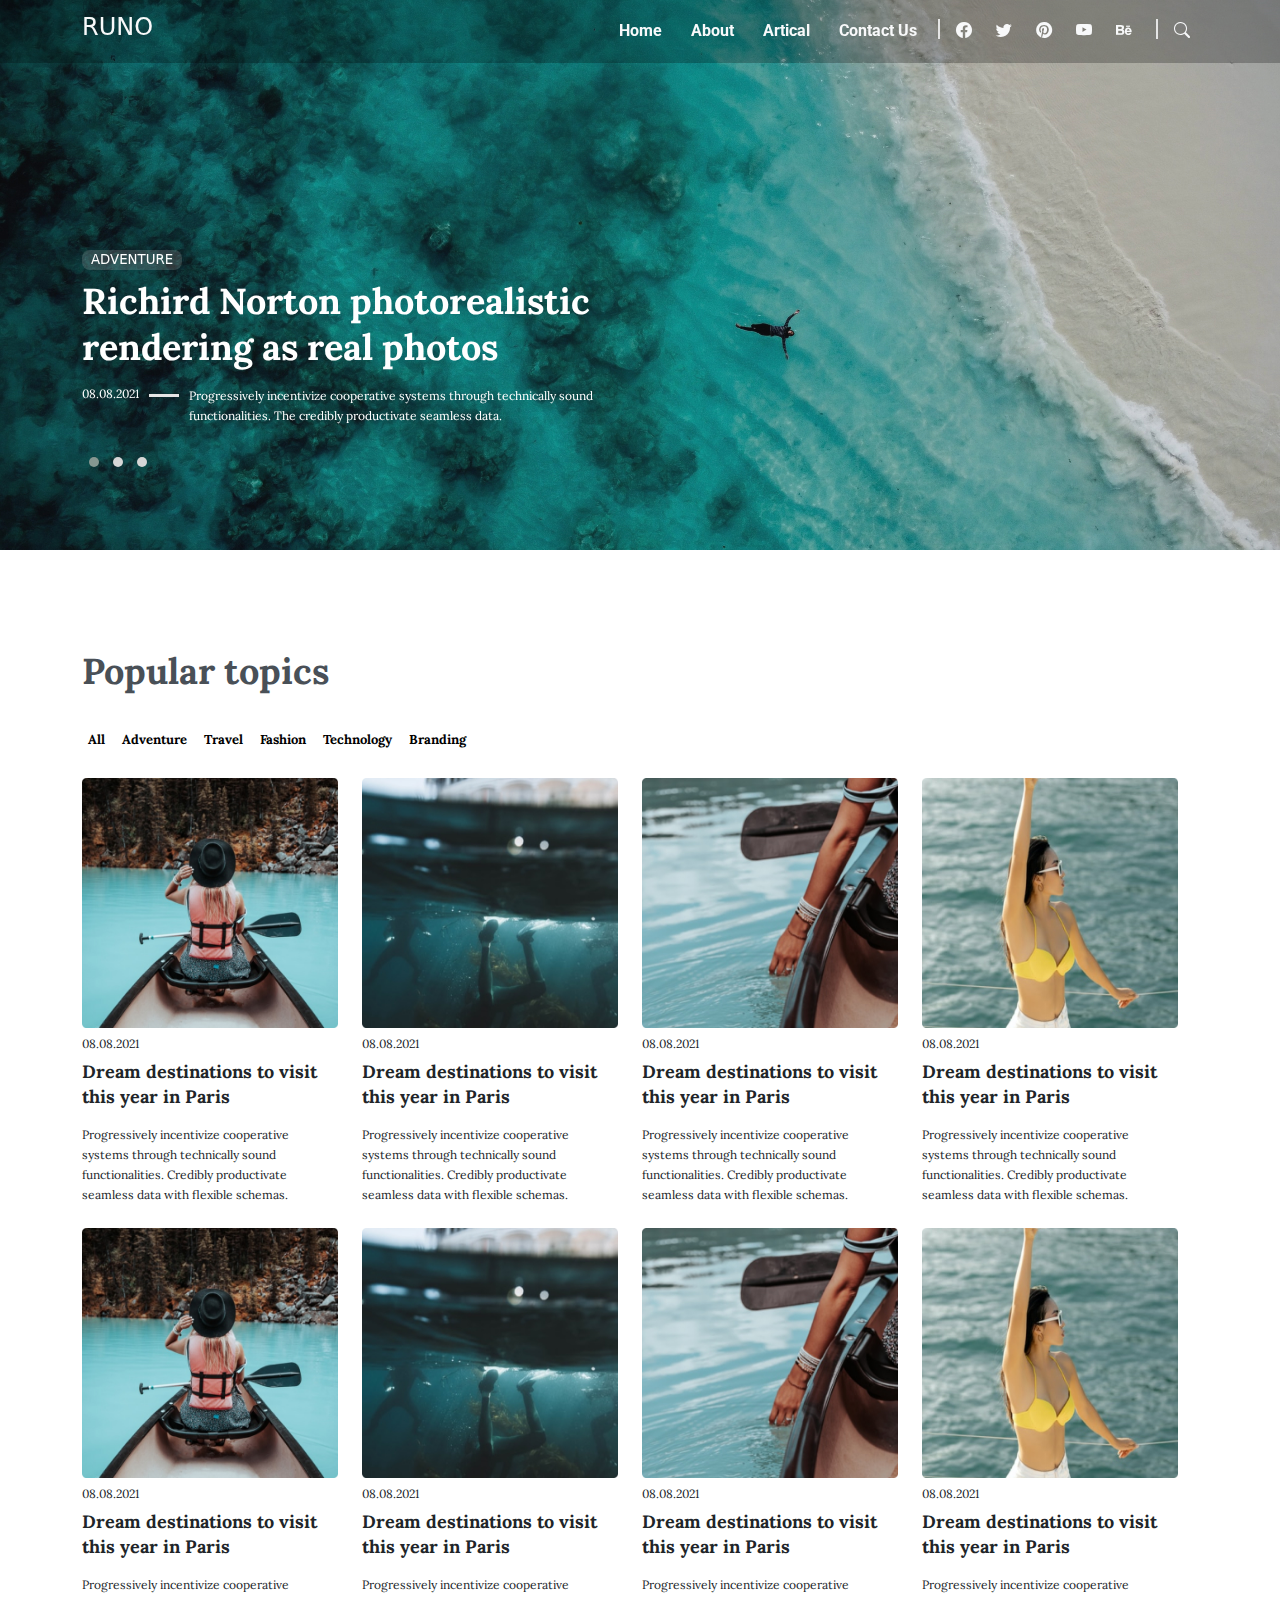
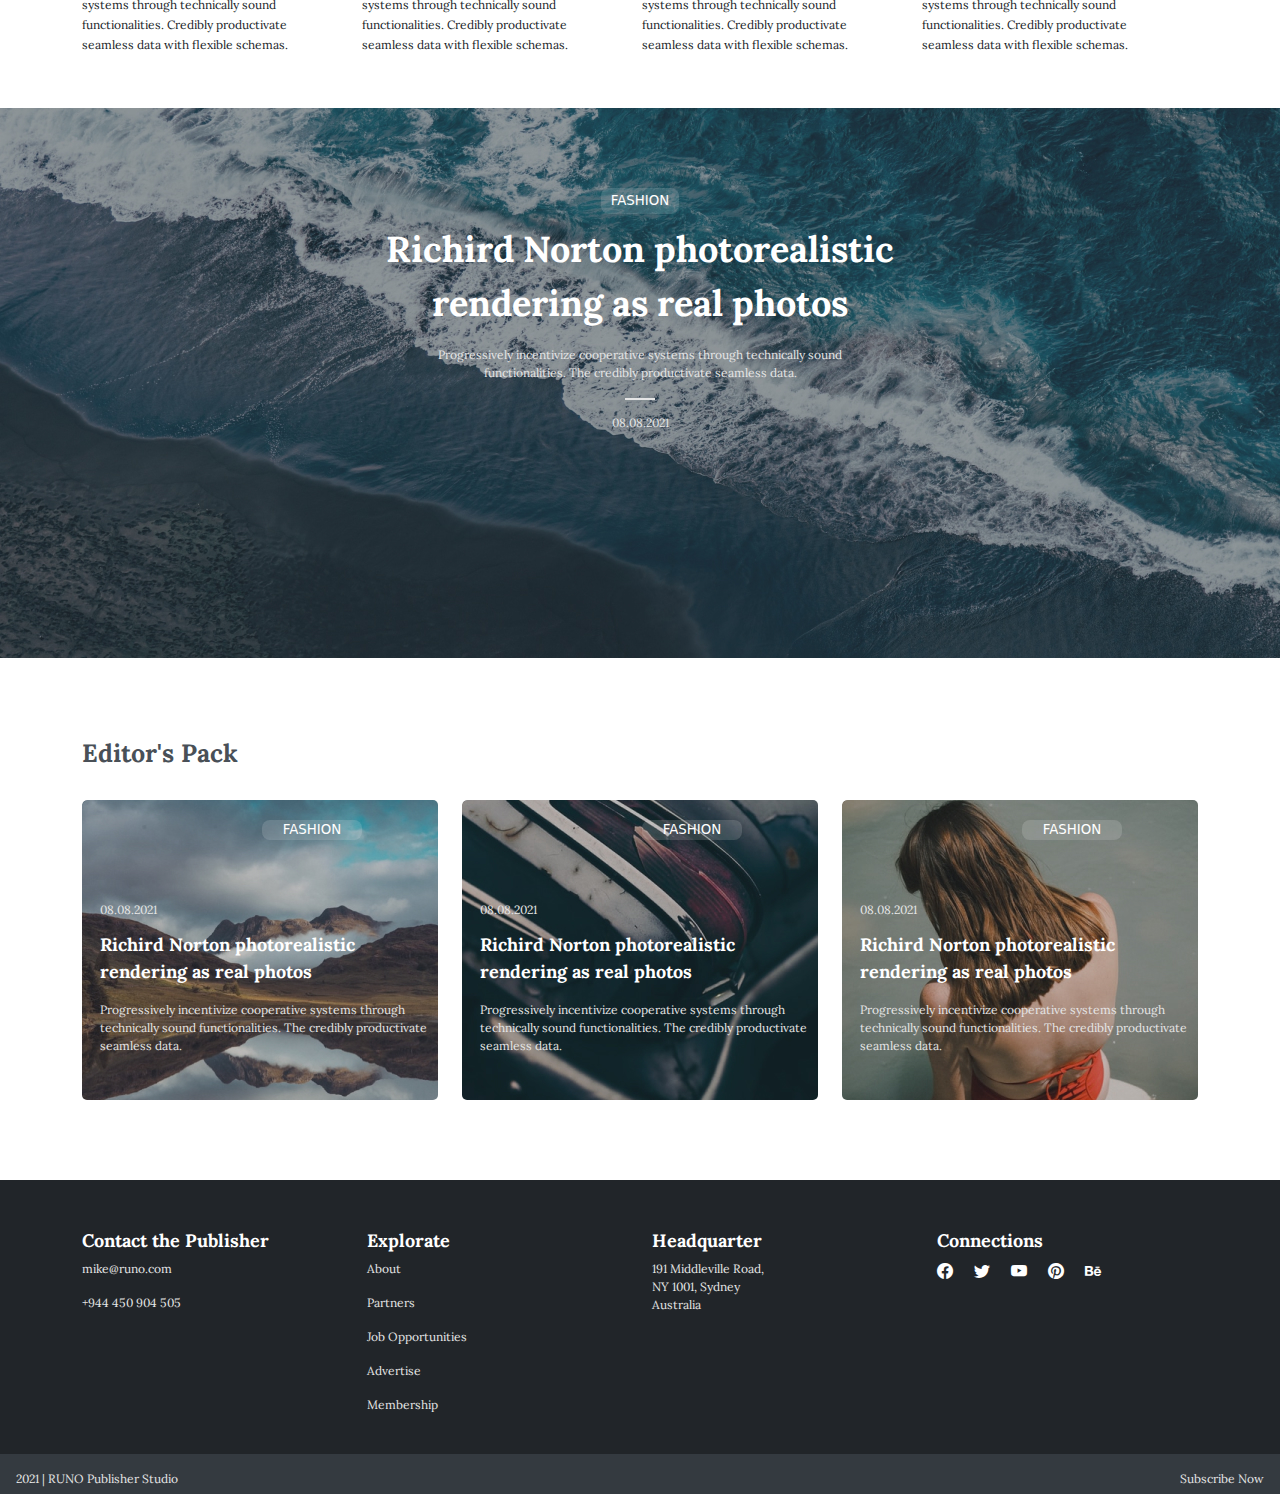
<file: index.html>
<!DOCTYPE html>
<html lang="en">

<head>
    <meta charset="UTF-8">
    <meta name="viewport" content="width=device-width, initial-scale=1.0" />
    <title>RUNO BLOG</title>

    <link rel="stylesheet" href="https://cdn.jsdelivr.net/npm/bootstrap-icons@1.10.5/font/bootstrap-icons.css" />

    <link rel="stylesheet" href="https://cdnjs.cloudflare.com/ajax/libs/OwlCarousel2/2.3.4/assets/owl.carousel.min.css"
        integrity="sha512-tS3S5qG0BlhnQROyJXvNjeEM4UpMXHrQfTGmbQ1gKmelCxlSEBUaxhRBj/EFTzpbP4RVSrpEikbmdJobCvhE3g=="
        crossorigin="anonymous" referrerpolicy="no-referrer" />

    <link rel="stylesheet"
        href="https://cdnjs.cloudflare.com/ajax/libs/OwlCarousel2/2.3.4/assets/owl.theme.default.min.css"
        integrity="sha512-sMXtMNL1zRzolHYKEujM2AqCLUR9F2C4/05cdbxjjLSRvMQIciEPCQZo++nk7go3BtSuK9kfa/s+a4f4i5pLkw=="
        crossorigin="anonymous" referrerpolicy="no-referrer" />

    <link rel="stylesheet" href="./assets/css/bootstrap.min.css" />

    <!-- =====My Css File ===== -->
    <link rel="stylesheet" href="./assets/css/style.css" />

</head>

<body>

    <!-- ========== Header ========== -->
    <header>
        <nav class="navbar navbar-expand-lg fixed-top">
            <div class="container">
                <a class="navbar-brand" href="#">
                    <h4>RUNO</h4>
                </a>

                <button class="navbar-toggler d-lg-none me-5" type="button" data-bs-toggle="collapse"
                    data-bs-target="#collapsibleNavId" aria-controls="collapsibleNavId" aria-expanded="false"
                    aria-label="Toggle navigation">
                    <span class="navbar-toggler-icon"></span>
                </button>

                <div class="collapse navbar-collapse" id="collapsibleNavId">
                    <ul class="navbar-nav ms-auto mt-2 mt-lg-0">
                        <li class="nav-item">
                            <a class="nav-link" href="index.html">Home</a>
                        </li>
                        <li class="nav-item">
                            <a class="nav-link" href="index2.html">About</a>
                        </li>
                        <li class="nav-item">
                            <a class="nav-link" href="index3.html">Artical</a>
                        </li>
                        <li class="nav-item">
                            <a class="nav-link" href="index4.html">Contact Us</a>
                        </li>
                        <li class="nav-item social-icons d-flex">
                            <div class="line mt-2 me-2"></div>
                            <a class="nav-link me-2" href="#"><i class="bi bi-facebook"></i></a>
                            <a class="nav-link me-2" href="#"><i class="bi bi-twitter"></i></a>
                            <a class="nav-link me-2" href="#"><i class="bi bi-pinterest"></i></a>
                            <a class="nav-link me-2" href="#"><i class="bi bi-youtube"></i></a>
                            <a class="nav-link me-2" href="#"><i class="bi bi-behance"></i></a>
                            <div class="line mt-2 ms-2"></div>
                            <a class="nav-link ms-2" href="#"><i class="bi bi-search"></i></a>
                        </li>

                    </ul>
                </div>
            </div>
        </nav>

        <!-- ========== Hero Section ========== -->
        <section class="hero-sec">
            <div class="container">
                <div class="row">
                    <div class="owl-carousel owl-theme">
                        <div class="carousel-content">
                            <h4 class="text-white d-flex justify-content-center align-items-center">ADVENTURE</h4>
                            <p class="text-white richird">Richird Norton photorealistic rendering as real photos</p>
                            <div class="date-content d-flex">
                                <p>08.08.2021</p>
                                <p class="carousel-line"></p>
                                <p class="progressively">Progressively incentivize cooperative systems through
                                    technically sound functionalities. The credibly productivate seamless data.</p>
                            </div>
                        </div>

                        <div class="carousel-content">
                            <h4 class="text-white d-flex justify-content-center align-items-center">ADVENTURE</h4>
                            <p class="text-white richird">Richird Norton photorealistic rendering as real photos</p>
                            <div class="date-content d-flex">
                                <p>08.08.2021</p>
                                <p class="carousel-line"></p>
                                <p class="progressively">Progressively incentivize cooperative systems through
                                    technically sound functionalities. The credibly productivate seamless data.</p>
                            </div>
                        </div>

                        <div class="carousel-content">
                            <h4 class="text-white d-flex justify-content-center align-items-center">ADVENTURE</h4>
                            <p class="text-white richird">Richird Norton photorealistic rendering as real photos</p>
                            <div class="date-content d-flex">
                                <p>08.08.2021</p>
                                <p class="carousel-line"></p>
                                <p class="progressively">Progressively incentivize cooperative systems through
                                    technically sound functionalities. The credibly productivate seamless data.</p>
                            </div>
                        </div>
                    </div>
                </div>
            </div>
        </section>

    </header>

    <!-- ========== Papular Section ========== -->
    <section class="popular-sec">
        <div class="container">
            <h2>Popular topics</h2>
            <div class="row">
                <div class="filter-1">
                    <button data-name="*">All</button>
                    <button data-name=".adventure">Adventure</button>
                    <button data-name=".travel">Travel</button>
                    <button data-name=".fashion">Fashion</button>
                    <button data-name=".technology">Technology</button>
                    <button data-name=".branding">Branding</button>
                </div>
            </div>

            <div class="grid row">
                <div class="grid-item blog-img-1 adventure travel col-lg-3 col-md-6 col-sm-12">
                    <img src="./assets/images/Blog Image.jpg" alt="">
                    <h5 class="pt-2">08.08.2021</h5>
                    <p class="dream-destinations">Dream destinations to visit this year in Paris</p>
                    <p class="progressively">Progressively incentivize cooperative systems through technically sound
                        functionalities. Credibly productivate seamless data with flexible schemas.</p>
                </div>

                <div class="grid-item blog-img-1 travel col-lg-3 col-md-6 col-sm-12">
                    <img src="./assets/images/Blog Image2.jpg" alt="">
                    <h5 class="pt-2">08.08.2021</h5>
                    <p class="dream-destinations">Dream destinations to visit this year in Paris</p>
                    <p class="progressively">Progressively incentivize cooperative systems through technically sound
                        functionalities. Credibly productivate seamless data with flexible schemas.</p>
                </div>

                <div class="grid-item blog-img-1 technology col-lg-3 col-md-6 col-sm-12">
                    <img src="./assets/images/Blog Image3.jpg" alt="">
                    <h5 class="pt-2">08.08.2021</h5>
                    <p class="dream-destinations">Dream destinations to visit this year in Paris</p>
                    <p class="progressively">Progressively incentivize cooperative systems through technically sound
                        functionalities. Credibly productivate seamless data with flexible schemas.</p>
                </div>

                <div class="grid-item blog-img-1 fashion col-lg-3 col-md-6 col-sm-12">
                    <img src="./assets/images/Blog Image4.jpg" alt="">
                    <h5 class="pt-2">08.08.2021</h5>
                    <p class="dream-destinations">Dream destinations to visit this year in Paris</p>
                    <p class="progressively">Progressively incentivize cooperative systems through technically sound
                        functionalities. Credibly productivate seamless data with flexible schemas.</p>
                </div>

            </div>

            <div class="grid row grid-2" id="filter-gallery-2">
                <div class="grid-item blog-img-1 adventure travel col-lg-3">
                    <img src="./assets/images/Blog Image.jpg" alt="">
                    <h5 class="pt-2">08.08.2021</h5>
                    <p class="dream-destinations">Dream destinations to visit this year in Paris</p>
                    <p class="progressively">Progressively incentivize cooperative systems through technically sound
                        functionalities. Credibly productivate seamless data with flexible schemas.</p>
                </div>

                <div class="grid-item blog-img-1 travel col-lg-3">
                    <img src="./assets/images/Blog Image2.jpg" alt="">
                    <h5 class="pt-2">08.08.2021</h5>
                    <p class="dream-destinations">Dream destinations to visit this year in Paris</p>
                    <p class="progressively">Progressively incentivize cooperative systems through technically sound
                        functionalities. Credibly productivate seamless data with flexible schemas.</p>
                </div>

                <div class="grid-item blog-img-1 technology col-lg-3">
                    <img src="./assets/images/Blog Image3.jpg" alt="">
                    <h5 class="pt-2">08.08.2021</h5>
                    <p class="dream-destinations">Dream destinations to visit this year in Paris</p>
                    <p class="progressively">Progressively incentivize cooperative systems through technically sound
                        functionalities. Credibly productivate seamless data with flexible schemas.</p>
                </div>

                <div class="grid-item blog-img-1 fashion col-lg-3">
                    <img src="./assets/images/Blog Image4.jpg" alt="">
                    <h5 class="pt-2">08.08.2021</h5>
                    <p class="dream-destinations">Dream destinations to visit this year in Paris</p>
                    <p class="progressively">Progressively incentivize cooperative systems through technically sound
                        functionalities. Credibly productivate seamless data with flexible schemas.</p>
                </div>

            </div>

        </div>
    </section>

    <!-- ========== Big Post Section ========== -->
    <section class="big-post">
        <div class="container">
            <div class="row align-items-center justify-content-center">
                <div
                    class="col-lg-12 col-md-12 col-sm-12 big-post-content d-flex flex-column justify-content-center align-items-center">

                    <h4 class="d-flex text-white align-items-center justify-content-center">FASHION</h4>
                    <p class="richird text-white">Richird Norton photorealistic rendering as real photos</p>
                    <p class="incentivize">Progressively incentivize cooperative systems through technically sound
                        functionalities. The credibly productivate seamless data.</p>
                    <p class="big-post-line"></p>
                    <h6>08.08.2021</h6>

                </div>
            </div>
        </div>
    </section>

    <!-- ========== Editor Pack Section ========== -->
    <section class="editor-pack">
        <div class="container">
            <div class="row">

                <div class="main-1">
                    <h5 class="editor">Editor's Pack</h5>
                </div>

                <div class=" col-lg-4 col-sm-12 col-md-6 mt-4 d-flex justify-content-center ">
                    <div class="editor-pack-img">
                        <h4 class="d-flex fashion text-white align-items-center justify-content-center">FASHION</h4>
                        <h6>08.08.2021</h6>
                        <p class="norton text-white">Richird Norton photorealistic rendering as real photos</p>
                        <p class="incentivize">Progressively incentivize cooperative systems through technically sound
                            functionalities. The credibly productivate seamless data.</p>
                    </div>
                </div>

                <div class="col-lg-4 col-sm-12 col-md-6 mt-4 d-flex justify-content-center">
                    <div class="editor-pack-img-2">
                        <h4 class="d-flex fashion text-white align-items-center justify-content-center">FASHION</h4>
                        <h6>08.08.2021</h6>
                        <p class="norton text-white">Richird Norton photorealistic rendering as real photos</p>
                        <p class="incentivize">Progressively incentivize cooperative systems through technically sound
                            functionalities. The credibly productivate seamless data.</p>
                    </div>
                </div>

                <div class="col-lg-4 col-sm-12 col-md-6 mt-4 d-flex justify-content-center">
                    <div class="editor-pack-img-3">
                        <h4 class="d-flex fashion text-white align-items-center justify-content-center">FASHION</h4>
                        <h6>08.08.2021</h6>
                        <p class="norton text-white">Richird Norton photorealistic rendering as real photos</p>
                        <p class="incentivize">Progressively incentivize cooperative systems through technically sound
                            functionalities. The credibly productivate seamless data.</p>
                    </div>
                </div>
            </div>
        </div>
    </section>

    <!-- ========== Start Footer ========== -->
    <footer>
        <div class="container">
            <div class="row">
                <div class="col-lg-3 contact pb-4">
                    <h3>Contact the Publisher</h3>
                    <p class="email">mike@runo.com</p>
                    <p class="contact-num">+944 450 904 505</p>
                </div>

                <div class="col-lg-3 explorate pb-4">
                    <h3>Explorate</h3>
                    <p>About</p>
                    <p>Partners</p>
                    <p>Job Opportunities</p>
                    <p>Advertise</p>
                    <p>Membership</p>
                </div>

                <div class="col-lg-3 headquarter pb-4">
                    <h3>Headquarter</h3>
                    <p class="headquarter-address">191 Middleville Road, NY 1001, Sydney Australia</p>
                </div>

                <div class="col-lg-3 connections pb-4">
                    <h3>Connections</h3>
                    <a href="" class="pe-3"><i class="bi bi-facebook"></i></a>
                    <a href="" class="pe-3"><i class="bi bi-twitter"></i></a>
                    <a href="" class="pe-3"><i class="bi bi-youtube"></i></a>
                    <a href="" class="pe-3"><i class="bi bi-pinterest"></i></a>
                    <a href="" class="pe-3"><i class="bi bi-behance"></i></a>
                </div>
            </div>
        </div>

        <!-- ===== Sub Footer ===== -->

        <div class="sub-footer col-lg-12 d-flex justify-content-between">
            <p class="p-3">2021 | RUNO Publisher Studio</p>
            <p class="p-3">Subscribe Now</p>
        </div>
    </footer>

    <script src="./assets/js/jquery.min.js"></script>
    <script src="./assets/js/isotope.pkgd.min.js"></script>
    <script src="https://cdnjs.cloudflare.com/ajax/libs/OwlCarousel2/2.3.4/owl.carousel.min.js"></script>

    <script>
        $('.owl-carousel').owlCarousel({
            loop: true,
            margin: 10,
            autoplay: true,
            autoplaytimeout: 100,
            responsive: {
                0: {
                    items: 1
                },
                600: {
                    items: 1
                },
                1000: {
                    items: 1
                }
            }
        })
    </script>

    <script>
        var $grid = $('.grid').isotope({
            layoutMode: 'masonry',
            itemSelector: '.grid-item',
            percentPosition: true,
            layoutMode: 'fitRows',
            getSortData: {
                name: function (element) {
                    return $(element).text();
                }
            },
            masonry: {
                columnWidth: '.grid-sizer',
                gutter: '.gutter-sizer',
            }
        });

        $('.filter-1 button').on("click", function () {
            var value = $(this).attr('data-name');

            $grid.isotope({
                filter: value
            });

        })

    </script>

    <script src="./assets/js/bootstrap.bundle.min.js"></script>

</body>

</html>
</file>
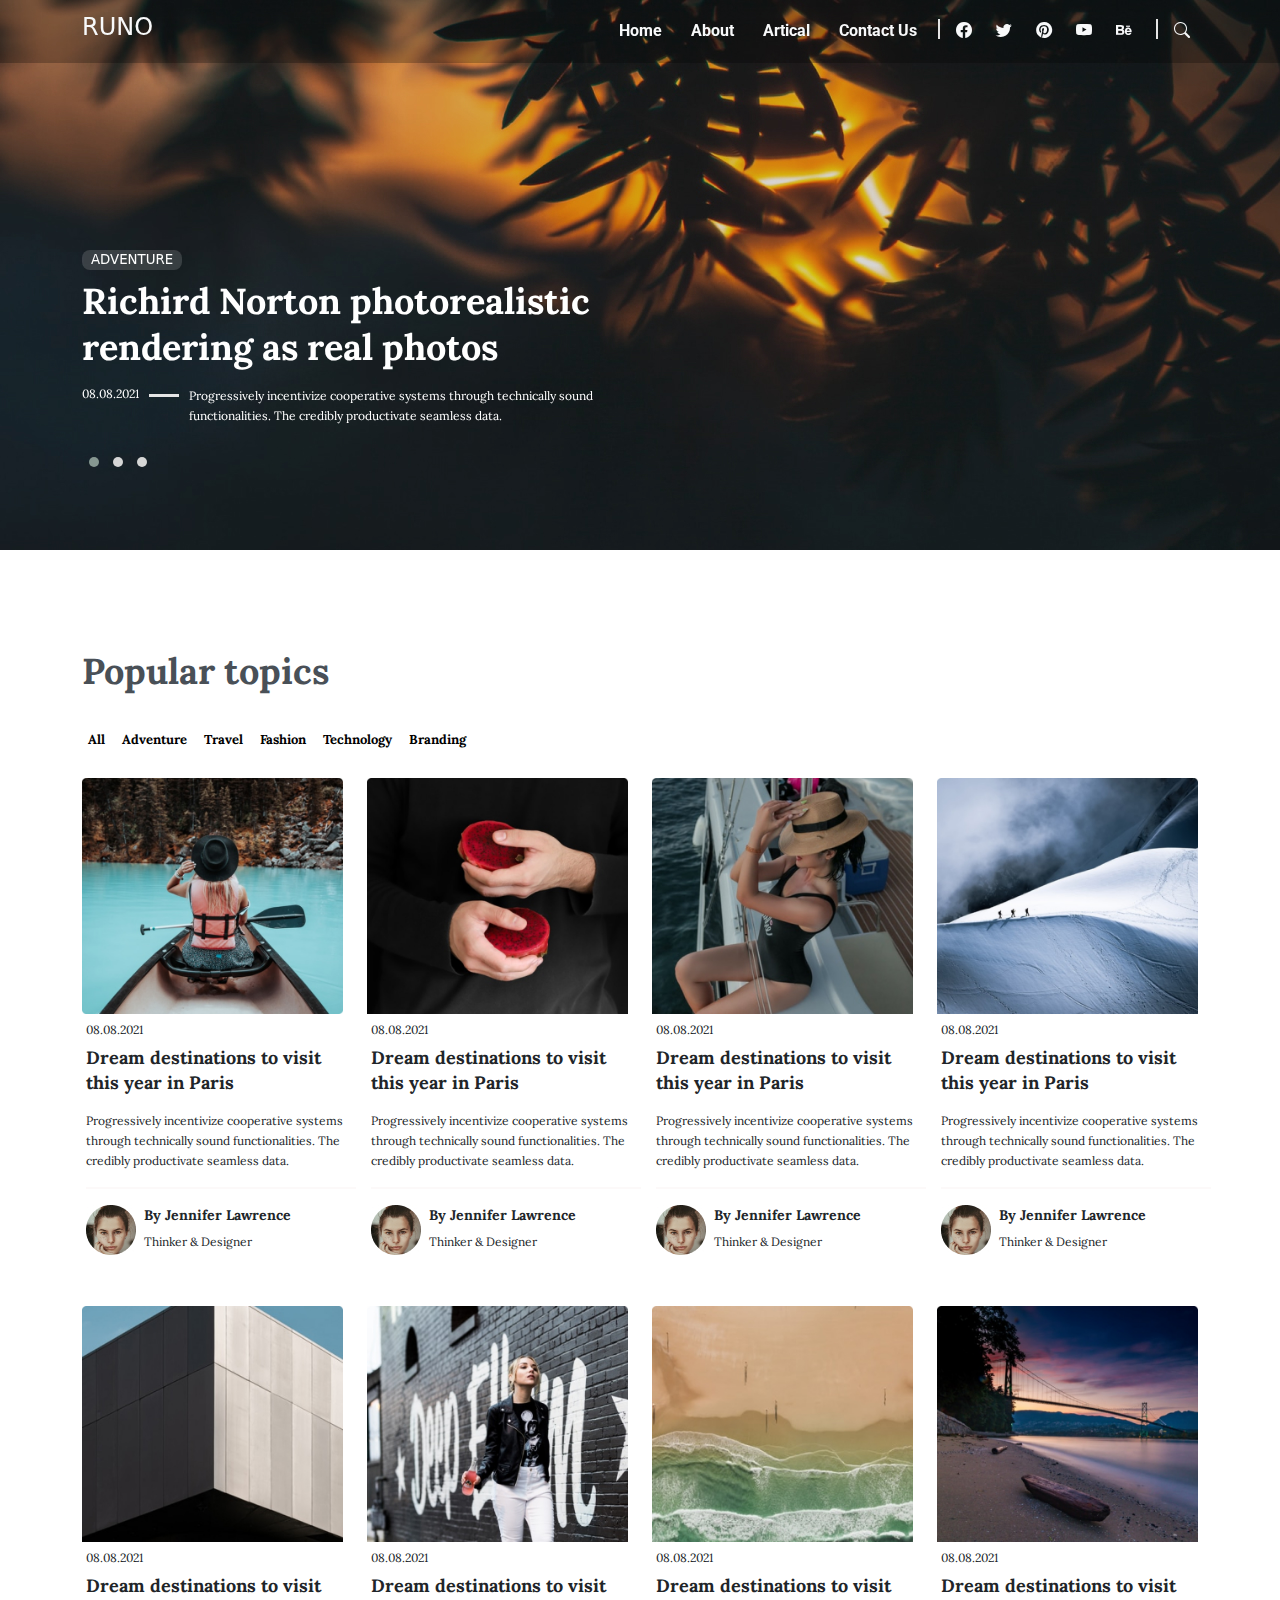
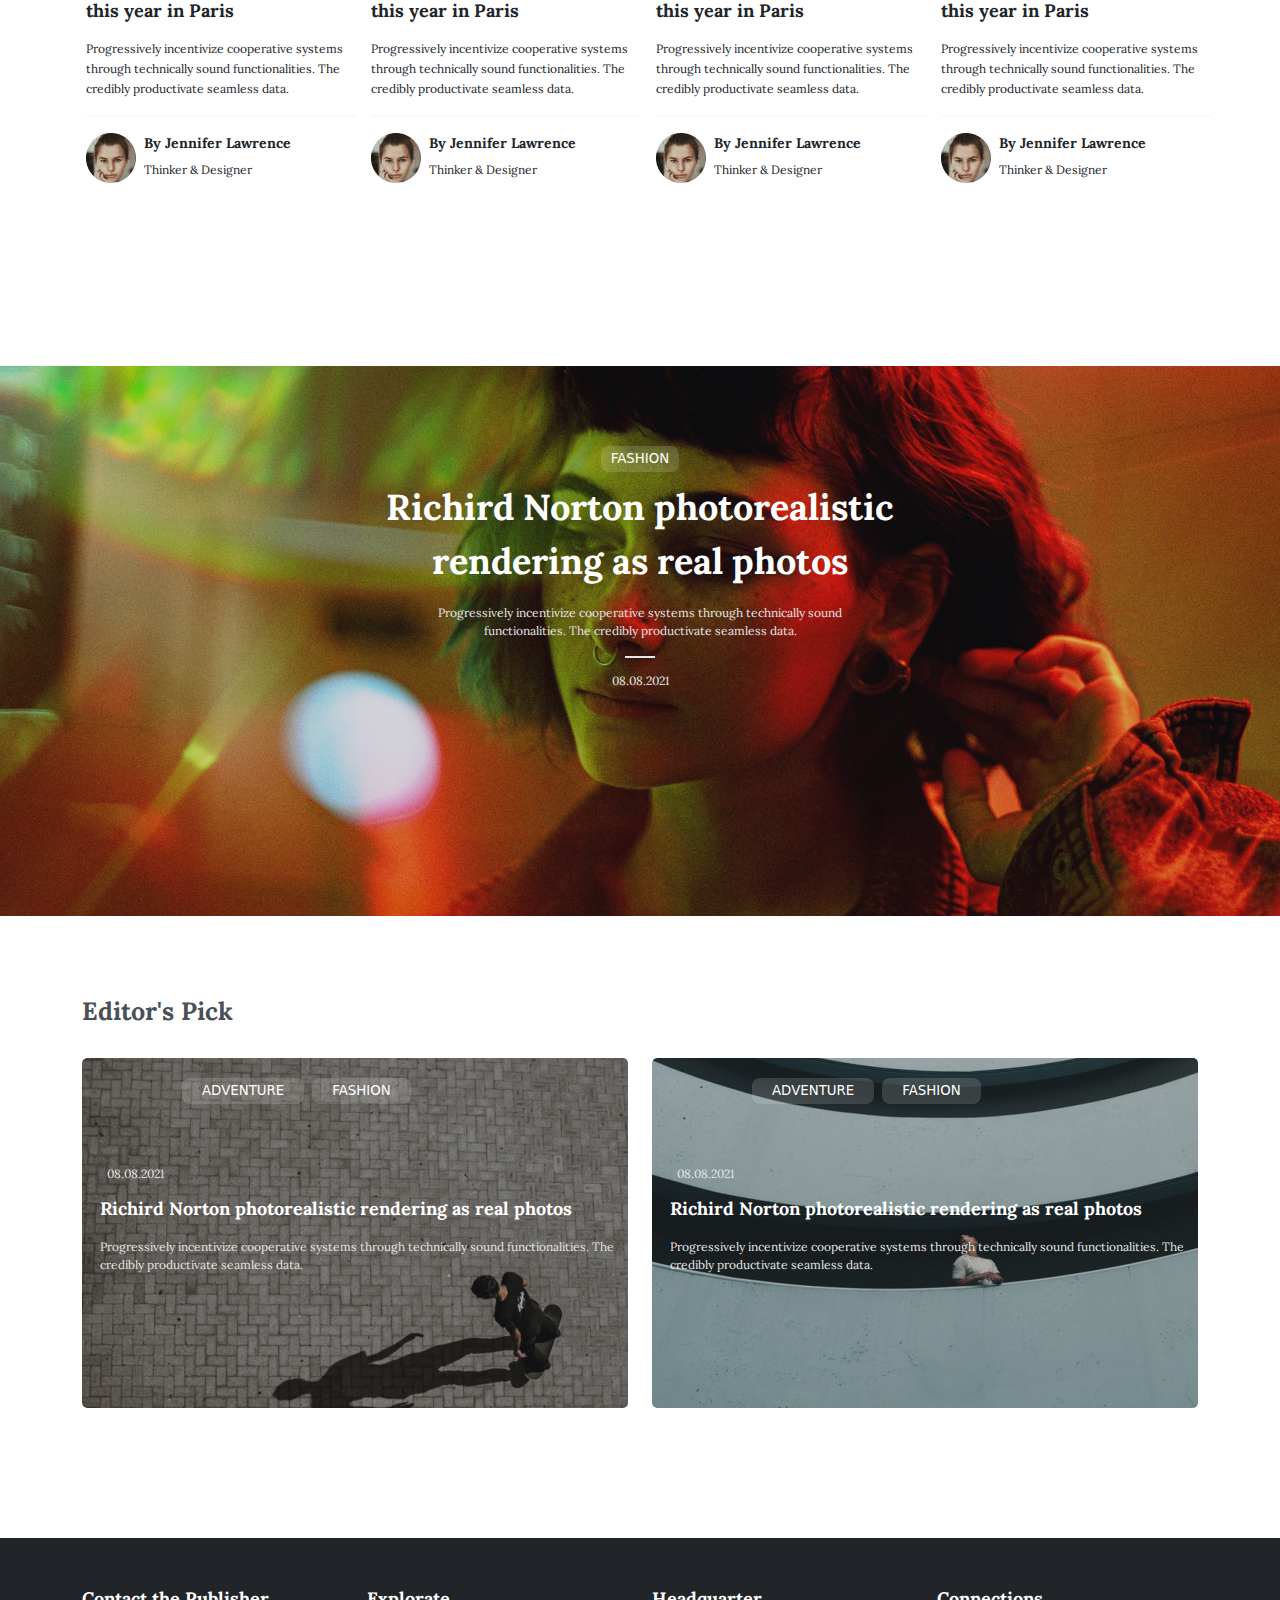
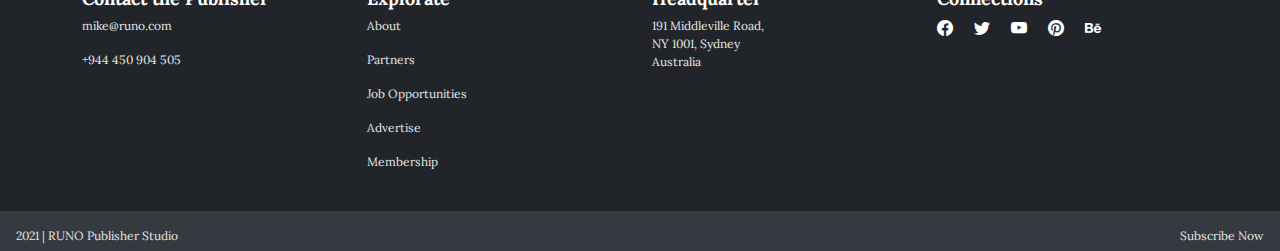
<file: index2.html>
<!DOCTYPE html>
<html lang="en">

<head>
    <meta charset="UTF-8">
    <meta name="viewport" content="width=device-width, initial-scale=1.0">
    <title>RUNO BLOG 2</title>

    <link rel="stylesheet" href="https://cdn.jsdelivr.net/npm/bootstrap-icons@1.10.5/font/bootstrap-icons.css" />

    <link rel="stylesheet" href="https://cdnjs.cloudflare.com/ajax/libs/OwlCarousel2/2.3.4/assets/owl.carousel.min.css"
        integrity="sha512-tS3S5qG0BlhnQROyJXvNjeEM4UpMXHrQfTGmbQ1gKmelCxlSEBUaxhRBj/EFTzpbP4RVSrpEikbmdJobCvhE3g=="
        crossorigin="anonymous" referrerpolicy="no-referrer" />

    <link rel="stylesheet"
        href="https://cdnjs.cloudflare.com/ajax/libs/OwlCarousel2/2.3.4/assets/owl.theme.default.min.css"
        integrity="sha512-sMXtMNL1zRzolHYKEujM2AqCLUR9F2C4/05cdbxjjLSRvMQIciEPCQZo++nk7go3BtSuK9kfa/s+a4f4i5pLkw=="
        crossorigin="anonymous" referrerpolicy="no-referrer" />

    <link rel="stylesheet" href="./assets/css/bootstrap.min.css" />

    <!-- ===== My Css File ===== -->
    <link rel="stylesheet" href="./assets/css/style2.css">
</head>

<body>

    <!-- ========== Header ========== -->
    <header>
        <nav class="navbar navbar-expand-lg fixed-top">
            <div class="container">
                <a class="navbar-brand" href="#">
                    <h4>RUNO</h4>
                </a>

                <button class="navbar-toggler d-lg-none" type="button" data-bs-toggle="collapse"
                    data-bs-target="#collapsibleNavId" aria-controls="collapsibleNavId" aria-expanded="false"
                    aria-label="Toggle navigation">
                    <span class="navbar-toggler-icon"></span>
                </button>

                <div class="collapse navbar-collapse" id="collapsibleNavId">
                    <ul class="navbar-nav ms-auto mt-2 mt-lg-0">
                        <li class="nav-item">
                            <a class="nav-link" href="index.html">Home</a>
                        </li>
                        <li class="nav-item">
                            <a class="nav-link" href="index2.html">About</a>
                        </li>
                        <li class="nav-item">
                            <a class="nav-link" href="index3.html">Artical</a>
                        </li>
                        <li class="nav-item">
                            <a class="nav-link" href="index4.html">Contact Us</a>
                        </li>
                        <li class="nav-item social-icons d-flex">
                            <div class="line mt-2 me-2"></div>
                            <a class="nav-link me-2" href="#"><i class="bi bi-facebook"></i></a>
                            <a class="nav-link me-2" href="#"><i class="bi bi-twitter"></i></a>
                            <a class="nav-link me-2" href="#"><i class="bi bi-pinterest"></i></a>
                            <a class="nav-link me-2" href="#"><i class="bi bi-youtube"></i></a>
                            <a class="nav-link me-2" href="#"><i class="bi bi-behance"></i></a>
                            <div class="line mt-2 ms-2"></div>
                            <a class="nav-link ms-2" href="#"><i class="bi bi-search"></i></a>
                        </li>

                    </ul>
                </div>
            </div>
        </nav>

        <!-- ========== Hero Section ========== -->
        <section class="hero-sec">
            <div class="container">
                <div class="row">
                    <div class="owl-carousel owl-theme">
                        <div class="carousel-content">
                            <h4 class="text-white d-flex justify-content-center align-items-center">ADVENTURE</h4>
                            <p class="text-white richird">Richird Norton photorealistic rendering as real photos</p>
                            <div class="date-content d-flex">
                                <p>08.08.2021</p>
                                <p class="carousel-line"></p>
                                <p class="progressively">Progressively incentivize cooperative systems through
                                    technically sound functionalities. The credibly productivate seamless data.</p>
                            </div>
                        </div>

                        <div class="carousel-content">
                            <h4 class="text-white d-flex justify-content-center align-items-center">ADVENTURE</h4>
                            <p class="text-white richird">Richird Norton photorealistic rendering as real photos</p>
                            <div class="date-content d-flex">
                                <p>08.08.2021</p>
                                <p class="carousel-line"></p>
                                <p class="progressively">Progressively incentivize cooperative systems through
                                    technically sound functionalities. The credibly productivate seamless data.</p>
                            </div>
                        </div>

                        <div class="carousel-content">
                            <h4 class="text-white d-flex justify-content-center align-items-center">ADVENTURE</h4>
                            <p class="text-white richird">Richird Norton photorealistic rendering as real photos</p>
                            <div class="date-content d-flex">
                                <p>08.08.2021</p>
                                <p class="carousel-line"></p>
                                <p class="progressively">Progressively incentivize cooperative systems through
                                    technically sound functionalities. The credibly productivate seamless data.</p>
                            </div>
                        </div>
                    </div>
                </div>
            </div>
        </section>

    </header>

    <!-- ========== Papular Section ========== -->
    <section class="popular-sec">
        <div class="container">
            <h2>Popular topics</h2>
            <div class="row">
                <div class="filter-1 button-group filter-button-group">
                    <button data-name="*">All</button>
                    <button data-name=".adventure">Adventure</button>
                    <button data-name=".travel">Travel</button>
                    <button data-name=".fashion-gallery">Fashion</button>
                    <button data-name=".technology">Technology</button>
                    <button data-name=".branding">Branding</button>
                </div>
            </div>

            <div class="grid row">

                <div
                    class="grid-item fillter-cards adventure d-flex align-items-center flex-column justify-content-center col-lg-3">

                    <div class="blog-img-1 d-flex align-items-center justify-content-center text-center">
                        <img src="./assets/images/Blog Image.jpg" alt="" class="image-fluid">
                    </div>
                    <div class="filter-gallery-content ms-3">
                        <h5 class="pt-2">08.08.2021</h5>
                        <p class="dream-destinations">Dream destinations to visit this year in Paris</p>
                        <p class="progressively">Progressively incentivize cooperative systems through technically sound
                            functionalities. The credibly productivate seamless data.</p>
                        <div class="card-line"></div>
                        <div class="d-flex mt-3">
                            <div class="small-img">
                                <img src="./assets/images/Ellipse-4.jpg" alt="">
                            </div>
                            <div class="small-img-content ms-2">
                                <p class="jeniffer">By Jennifer Lawrence</p>
                                <p class="thinker">Thinker & Designer</p>
                            </div>
                        </div>
                    </div>
                </div>

                <div
                    class="grid-item fillter-cards branding fashion-gallery d-flex align-items-center flex-column justify-content-center col-lg-3">
                    <div class="blog-img-1 d-flex align-items-center justify-content-center text-center">
                        <img src="./assets/images/home-blog-img-1.jpg" alt="" class="image-fluid">
                    </div>
                    <div class="filter-gallery-content ms-3">
                        <h5 class="pt-2">08.08.2021</h5>
                        <p class="dream-destinations">Dream destinations to visit this year in Paris</p>
                        <p class="progressively">Progressively incentivize cooperative systems through technically sound
                            functionalities. The credibly productivate seamless data.</p>
                        <div class="card-line"></div>
                        <div class="d-flex mt-3">
                            <div class="small-img">
                                <img src="./assets/images/Ellipse-4.jpg" alt="">
                            </div>
                            <div class="small-img-content ms-2">
                                <p class="jeniffer">By Jennifer Lawrence</p>
                                <p class="thinker">Thinker & Designer</p>
                            </div>
                        </div>
                    </div>
                </div>

                <div
                    class="grid-item adventure fillter-cards d-flex align-items-center flex-column justify-content-center col-lg-3">
                    <div class="blog-img-1 d-flex align-items-center justify-content-center text-center">
                        <img src="./assets/images/home2-blog-img-3.jpg" alt="" class="image-fluid">
                    </div>
                    <div class="filter-gallery-content ms-3">
                        <h5 class="pt-2">08.08.2021</h5>
                        <p class="dream-destinations">Dream destinations to visit this year in Paris</p>
                        <p class="progressively">Progressively incentivize cooperative systems through technically sound
                            functionalities. The credibly productivate seamless data.</p>
                        <div class="card-line"></div>
                        <div class="d-flex mt-3">
                            <div class="small-img">
                                <img src="./assets/images/Ellipse-4.jpg" alt="">
                            </div>
                            <div class="small-img-content ms-2">
                                <p class="jeniffer">By Jennifer Lawrence</p>
                                <p class="thinker">Thinker & Designer</p>
                            </div>
                        </div>
                    </div>
                </div>

                <div
                    class="grid-item adventure fillter-cards travel d-flex align-items-center flex-column justify-content-center col-lg-3">
                    <div class="blog-img-1 d-flex align-items-center justify-content-center text-center">
                        <img src="./assets/images/home2-blog-img-4.jpg" alt="" class="image-fluid">
                    </div>
                    <div class="filter-gallery-content ms-3">
                        <h5 class="pt-2">08.08.2021</h5>
                        <p class="dream-destinations">Dream destinations to visit this year in Paris</p>
                        <p class="progressively">Progressively incentivize cooperative systems through technically sound
                            functionalities. The credibly productivate seamless data.</p>
                        <div class="card-line"></div>
                        <div class="d-flex mt-3">
                            <div class="small-img">
                                <img src="./assets/images/Ellipse-4.jpg" alt="">
                            </div>
                            <div class="small-img-content ms-2">
                                <p class="jeniffer">By Jennifer Lawrence</p>
                                <p class="thinker">Thinker & Designer</p>
                            </div>
                        </div>
                    </div>
                </div>

            </div>

            <div class="grid row grid-2 mt-5">

                <div
                    class="grid-item adventure travel fillter-cards d-flex align-items-center flex-column justify-content-center col-lg-3">
                    <div class="blog-img-1 d-flex align-items-center justify-content-center text-center">
                        <img src="./assets/images/home2-row2-img1.jpg" alt="" class="image-fluid">
                    </div>
                    <div class="filter-gallery-content ms-3">
                        <h5 class="pt-2">08.08.2021</h5>
                        <p class="dream-destinations">Dream destinations to visit this year in Paris</p>
                        <p class="progressively">Progressively incentivize cooperative systems through technically sound
                            functionalities. The credibly productivate seamless data.</p>
                        <div class="card-line"></div>
                        <div class="d-flex mt-3">
                            <div class="small-img">
                                <img src="./assets/images/Ellipse-4.jpg" alt="">
                            </div>
                            <div class="small-img-content ms-2">
                                <p class="jeniffer">By Jennifer Lawrence</p>
                                <p class="thinker">Thinker & Designer</p>
                            </div>
                        </div>
                    </div>
                </div>

                <div
                    class="grid-item fashion-gallery fillter-cards d-flex align-items-center flex-column justify-content-center col-lg-3">
                    <div class="blog-img-1 d-flex align-items-center justify-content-center text-center">
                        <img src="./assets/images/home2-row2-img2.jpg" alt="" class="image-fluid">
                    </div>
                    <div class="filter-gallery-content ms-3">
                        <h5 class="pt-2">08.08.2021</h5>
                        <p class="dream-destinations">Dream destinations to visit this year in Paris</p>
                        <p class="progressively">Progressively incentivize cooperative systems through technically sound
                            functionalities. The credibly productivate seamless data.</p>
                        <div class="card-line"></div>
                        <div class="d-flex mt-3">
                            <div class="small-img">
                                <img src="./assets/images/Ellipse-4.jpg" alt="" class="image-fluid">
                            </div>
                            <div class="small-img-content ms-2">
                                <p class="jeniffer">By Jennifer Lawrence</p>
                                <p class="thinker">Thinker & Designer</p>
                            </div>
                        </div>
                    </div>
                </div>

                <div
                    class="grid-item adventure fillter-cards d-flex align-items-center flex-column justify-content-center col-lg-3">
                    <div class="blog-img-1 d-flex align-items-center justify-content-center text-center">
                        <img src="./assets/images/home2-row2-img3.jpg" alt="" class="image-fluid">
                    </div>
                    <div class="filter-gallery-content ms-3">
                        <h5 class="pt-2">08.08.2021</h5>
                        <p class="dream-destinations">Dream destinations to visit this year in Paris</p>
                        <p class="progressively">Progressively incentivize cooperative systems through technically sound
                            functionalities. The credibly productivate seamless data.</p>
                        <div class="card-line"></div>
                        <div class="d-flex mt-3">
                            <div class="small-img">
                                <img src="./assets/images/Ellipse-4.jpg" alt="">
                            </div>
                            <div class="small-img-content ms-2">
                                <p class="jeniffer">By Jennifer Lawrence</p>
                                <p class="thinker">Thinker & Designer</p>
                            </div>
                        </div>
                    </div>
                </div>

                <div
                    class="grid-item adventure fillter-cards d-flex align-items-center flex-column justify-content-center col-lg-3">
                    <div class="blog-img-1 d-flex align-items-center justify-content-center text-center">
                        <img src="./assets/images/home2-row2-img4.jpg" alt="">
                    </div>
                    <div class="filter-gallery-content ms-3">
                        <h5 class="pt-2">08.08.2021</h5>
                        <p class="dream-destinations">Dream destinations to visit this year in Paris</p>
                        <p class="progressively">Progressively incentivize cooperative systems through technically sound
                            functionalities. The credibly productivate seamless data.</p>
                        <div class="card-line"></div>
                        <div class="d-flex mt-3">
                            <div class="small-img">
                                <img src="./assets/images/Ellipse-4.jpg" alt="">
                            </div>
                            <div class="small-img-content ms-2">
                                <p class="jeniffer">By Jennifer Lawrence</p>
                                <p class="thinker">Thinker & Designer</p>
                            </div>
                        </div>
                    </div>
                </div>
            </div>

    </section>

    <!-- ========== Big Post Section ========== -->
    <section class="big-post">
        <div class="container">
            <div class="row align-items-center justify-content-center">
                <div
                    class="col-lg-12 col-md-12 col-sm-12 big-post-content d-flex flex-column justify-content-center align-items-center">

                    <h4 class="d-flex text-white align-items-center justify-content-center">FASHION</h4>
                    <p class="richird text-white">Richird Norton photorealistic rendering as real photos</p>
                    <p class="incentivize">Progressively incentivize cooperative systems through technically sound
                        functionalities. The credibly productivate seamless data.</p>
                    <p class="big-post-line"></p>
                    <h6>08.08.2021</h6>

                </div>
            </div>
        </div>
    </section>

    <!-- ========== Editor Pack ========== -->

    <section class="editor-pack">
        <div class="container">
            <h3 class="editor">Editor's Pick</h3>
            <div class="row align-items-center justify-content-center">
                <div class="col-lg-6 col-md-6">
                    <div class="editor-pack-img1 mt-4">
                        <div class="d-flex">
                            <h4 class="d-flex fashion text-white align-items-center justify-content-center me-2">
                                ADVENTURE</h4>
                            <h4 class="d-flex fashion text-white align-items-center justify-content-center">FASHION</h4>
                        </div>
                        <h6>08.08.2021</h6>
                        <p class="norton text-white">Richird Norton photorealistic rendering as real photos</p>
                        <p class="incentivize">Progressively incentivize cooperative systems through technically sound
                            functionalities. The credibly productivate seamless data.</p>
                    </div>
                </div>

                <div class="col-lg-6 col-md-6">
                    <div class="editor-pack-img2 mt-4">
                        <div class="d-flex">
                            <h4 class="d-flex fashion text-white align-items-center justify-content-center me-2">
                                ADVENTURE</h4>
                            <h4 class="d-flex fashion text-white align-items-center justify-content-center">FASHION</h4>
                        </div>
                        <h6>08.08.2021</h6>
                        <p class="norton text-white">Richird Norton photorealistic rendering as real photos</p>
                        <p class="incentivize">Progressively incentivize cooperative systems through technically sound
                            functionalities. The credibly productivate seamless data.</p>
                    </div>
                </div>

            </div>
        </div>
    </section>

    <!-- ========== Start Footer ========== -->
    <footer>
        <div class="container">
            <div class="row">
                <div class="col-lg-3 contact pb-4">
                    <h3>Contact the Publisher</h3>
                    <p class="email">mike@runo.com</p>
                    <p class="contact-num">+944 450 904 505</p>
                </div>

                <div class="col-lg-3 explorate pb-4">
                    <h3>Explorate</h3>
                    <p>About</p>
                    <p>Partners</p>
                    <p>Job Opportunities</p>
                    <p>Advertise</p>
                    <p>Membership</p>
                </div>

                <div class="col-lg-3 headquarter pb-4">
                    <h3>Headquarter</h3>
                    <p class="headquarter-address">191 Middleville Road, NY 1001, Sydney Australia</p>
                </div>

                <div class="col-lg-3 connections pb-4">
                    <h3>Connections</h3>
                    <a href="" class="pe-3"><i class="bi bi-facebook"></i></a>
                    <a href="" class="pe-3"><i class="bi bi-twitter"></i></a>
                    <a href="" class="pe-3"><i class="bi bi-youtube"></i></a>
                    <a href="" class="pe-3"><i class="bi bi-pinterest"></i></a>
                    <a href="" class="pe-3"><i class="bi bi-behance"></i></a>
                </div>
            </div>
        </div>

        <!-- ===== Sub Footer ===== -->

        <div class="sub-footer col-lg-12 d-flex justify-content-between">
            <p class="p-3">2021 | RUNO Publisher Studio</p>
            <p class="p-3">Subscribe Now</p>
        </div>
    </footer>



    <script src="./assets/js/jquery.min.js"></script>
    <script src="./assets/js/isotope.pkgd.min.js"></script>
    <script src="https://cdnjs.cloudflare.com/ajax/libs/OwlCarousel2/2.3.4/owl.carousel.min.js"></script>

    <script>
        $('.owl-carousel').owlCarousel({
            loop: true,
            margin: 10,
            autoplay: true,
            autoplaytimeout: 100,
            responsive: {
                0: {
                    items: 1
                },
                600: {
                    items: 1
                },
                1000: {
                    items: 1
                }
            }
        })
    </script>

    <script>
        var $grid = $('.grid').isotope({

            itemSelector: '.grid-item',
            layoutMode: 'fitRows',
            getSortData: {
                name: function (element) {
                    return $(element).text();
                }
            }
        });

        $('.filter-1 button').on("click", function () {
            var value = $(this).attr('data-name');

            $grid.isotope({
                filter: value
            });

        })

    </script>

    <script src="./assets/js/bootstrap.bundle.min.js"></script>
</body>

</html>
</file>
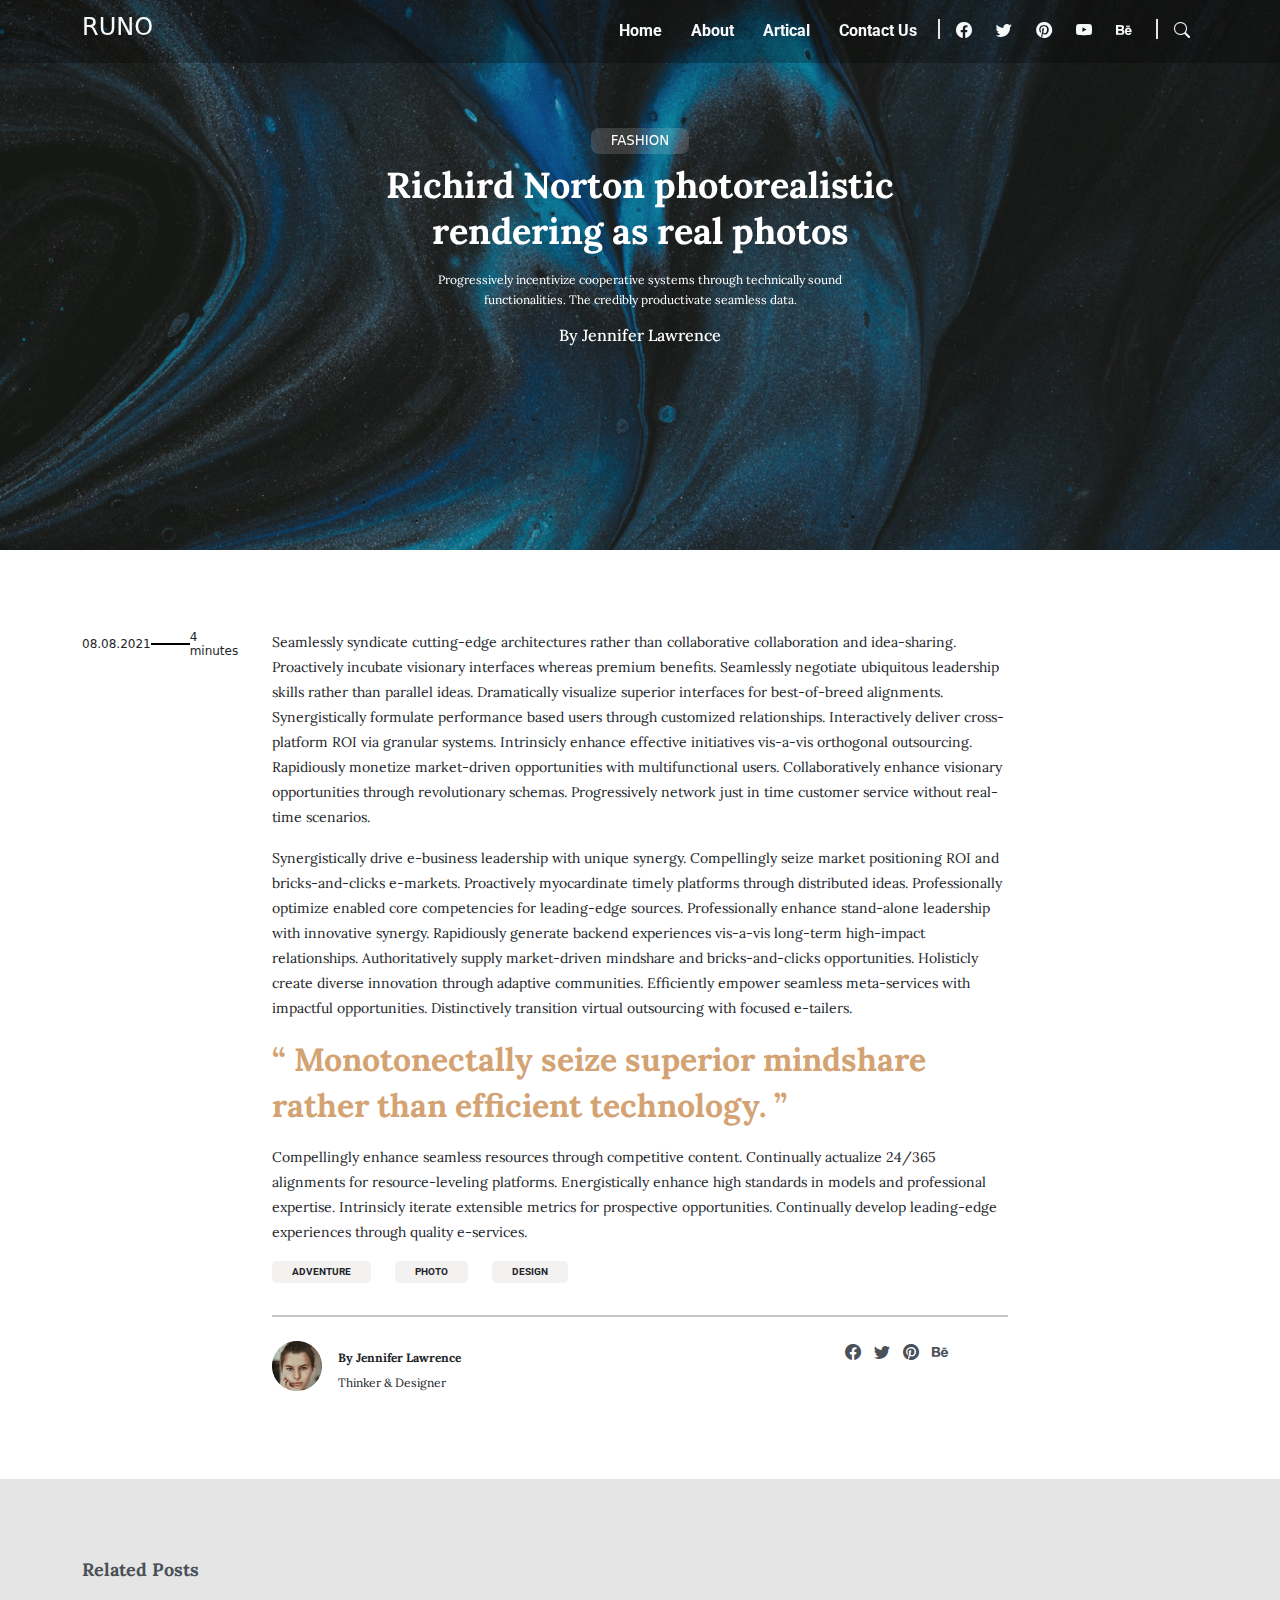
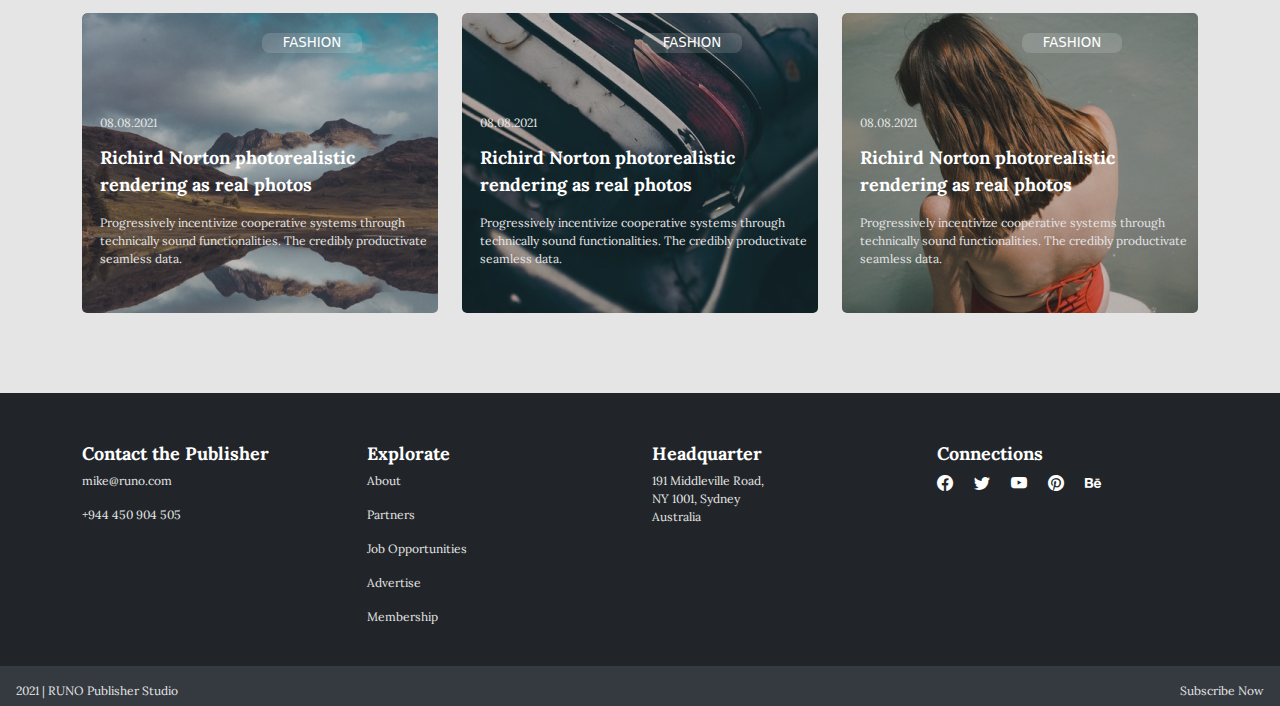
<file: index3.html>
<!DOCTYPE html>
<html lang="en">

<head>
    <meta charset="UTF-8">
    <meta name="viewport" content="width=device-width, initial-scale=1.0">
    <title>Runo Blog</title>

    <link rel="stylesheet" href="https://cdn.jsdelivr.net/npm/bootstrap-icons@1.10.5/font/bootstrap-icons.css" />

    <link rel="stylesheet" href="https://cdnjs.cloudflare.com/ajax/libs/OwlCarousel2/2.3.4/assets/owl.carousel.min.css"
        integrity="sha512-tS3S5qG0BlhnQROyJXvNjeEM4UpMXHrQfTGmbQ1gKmelCxlSEBUaxhRBj/EFTzpbP4RVSrpEikbmdJobCvhE3g=="
        crossorigin="anonymous" referrerpolicy="no-referrer" />

    <link rel="stylesheet"
        href="https://cdnjs.cloudflare.com/ajax/libs/OwlCarousel2/2.3.4/assets/owl.theme.default.min.css"
        integrity="sha512-sMXtMNL1zRzolHYKEujM2AqCLUR9F2C4/05cdbxjjLSRvMQIciEPCQZo++nk7go3BtSuK9kfa/s+a4f4i5pLkw=="
        crossorigin="anonymous" referrerpolicy="no-referrer" />

    <link rel="stylesheet" href="./assets/css/bootstrap.min.css" />

    <!-- ===== My Css File ===== -->
    <link rel="stylesheet" href="./assets/css/style3.css">
</head>

<!-- ========== Header ========== -->
<header>
    <nav class="navbar navbar-expand-lg fixed-top">
        <div class="container">
            <a class="navbar-brand" href="#">
                <h4>RUNO</h4>
            </a>

            <button class="navbar-toggler d-lg-none" type="button" data-bs-toggle="collapse"
                data-bs-target="#collapsibleNavId" aria-controls="collapsibleNavId" aria-expanded="false"
                aria-label="Toggle navigation">
                <span class="navbar-toggler-icon"></span>
            </button>

            <div class="collapse navbar-collapse" id="collapsibleNavId">
                <ul class="navbar-nav ms-auto mt-2 mt-lg-0">
                    <li class="nav-item">
                        <a class="nav-link" href="index.html">Home</a>
                    </li>
                    <li class="nav-item">
                        <a class="nav-link" href="index2.html">About</a>
                    </li>
                    <li class="nav-item">
                        <a class="nav-link" href="index3.html">Artical</a>
                    </li>
                    <li class="nav-item">
                        <a class="nav-link" href="index4.html">Contact Us</a>
                    </li>
                    <li class="nav-item social-icons d-flex">
                        <div class="line mt-2 me-2"></div>
                        <a class="nav-link me-2" href="#"><i class="bi bi-facebook"></i></a>
                        <a class="nav-link me-2" href="#"><i class="bi bi-twitter"></i></a>
                        <a class="nav-link me-2" href="#"><i class="bi bi-pinterest"></i></a>
                        <a class="nav-link me-2" href="#"><i class="bi bi-youtube"></i></a>
                        <a class="nav-link me-2" href="#"><i class="bi bi-behance"></i></a>
                        <div class="line mt-2 ms-2"></div>
                        <a class="nav-link ms-2" href="#"><i class="bi bi-search"></i></a>
                    </li>

                </ul>
            </div>
        </div>
    </nav>

    <!-- ========== Hero Section ========== -->
    <section class="hero-sec">
        <div class="container">
            <div class="row">
                <div class="owl-carousel owl-theme">
                    <div class="carousel-content d-flex flex-column justify-content-center align-items-center">
                        <h4 class="text-white d-flex justify-content-center align-items-center mt-5">FASHION</h4>
                        <p class="text-white text-center richird">Richird Norton photorealistic rendering as real photos
                        </p>
                        <div class="date-content">
                            <p class="progressively text-center">Progressively incentivize cooperative systems through
                                technically sound functionalities. The credibly productivate seamless data.</p>
                            <h6 class="text-center">By Jennifer Lawrence</h6>
                        </div>
                    </div>

                    <div class="carousel-content d-flex flex-column justify-content-center align-items-center">
                        <h4 class="text-white d-flex justify-content-center align-items-center mt-5">FASHION</h4>
                        <p class="text-white text-center richird">Richird Norton photorealistic rendering as real photos
                        </p>
                        <div class="date-content">
                            <p class="progressively text-center">Progressively incentivize cooperative systems through
                                technically sound functionalities. The credibly productivate seamless data.</p>
                            <h6 class="text-center">By Jennifer Lawrence</h6>
                        </div>
                    </div>

                    <div class="carousel-content d-flex flex-column justify-content-center align-items-center">
                        <h4 class="text-white d-flex justify-content-center align-items-center mt-5">FASHION</h4>
                        <p class="text-white text-center richird">Richird Norton photorealistic rendering as real photos
                        </p>
                        <div class="date-content">
                            <p class="progressively text-center">Progressively incentivize cooperative systems through
                                technically sound functionalities. The credibly productivate seamless data.</p>
                            <h6 class="text-center">By Jennifer Lawrence</h6>
                        </div>
                    </div>
                </div>
            </div>
        </div>
    </section>

</header>

<!-- ========== Monotonectally Section ========== -->

<section class="monotonectally-sec">
    <div class="container">
        <div class="row">
            <div class="col-5 mx-auto mb-3 col-md-3 col-lg-2">
                <div class="date-time-option">
                    <h6>08.08.2021</h6>
                    <div class="horizontial-line"></div>
                    <h6>4 minutes</h6>
                </div>
            </div>

            <div class="col-lg-8">

                <div class="monotonectally-content">
                    <p class="monotonectally-simple-text">Seamlessly syndicate cutting-edge architectures rather than
                        collaborative collaboration and idea-sharing. Proactively incubate visionary interfaces whereas
                        premium benefits. Seamlessly negotiate ubiquitous leadership skills rather than parallel ideas.
                        Dramatically visualize superior interfaces for best-of-breed alignments. Synergistically
                        formulate
                        performance based users through customized relationships. Interactively deliver cross-platform
                        ROI
                        via granular systems. Intrinsicly enhance effective initiatives vis-a-vis orthogonal
                        outsourcing.
                        Rapidiously monetize market-driven opportunities with multifunctional users. Collaboratively
                        enhance
                        visionary opportunities through revolutionary schemas. Progressively network just in time
                        customer
                        service without real-time scenarios.</p>

                    <p class="monotonectally-simple-text">
                        Synergistically drive e-business leadership with unique synergy. Compellingly seize market
                        positioning ROI and bricks-and-clicks e-markets. Proactively myocardinate timely platforms
                        through
                        distributed ideas. Professionally optimize enabled core competencies for leading-edge sources.
                        Professionally enhance stand-alone leadership with innovative synergy. Rapidiously generate
                        backend
                        experiences vis-a-vis long-term high-impact relationships. Authoritatively supply market-driven
                        mindshare and bricks-and-clicks opportunities. Holisticly create diverse innovation through
                        adaptive
                        communities. Efficiently empower seamless meta-services with impactful opportunities.
                        Distinctively
                        transition virtual outsourcing with focused e-tailers. </p>

                    <p class="monotonectally-sylish-text">“ Monotonectally seize superior mindshare rather than
                        efficient
                        technology. ”</p>

                    <p class="monotonectally-simple-text">
                        Compellingly enhance seamless resources through competitive content. Continually actualize
                        24/365
                        alignments for resource-leveling platforms. Energistically enhance high standards in models and
                        professional expertise. Intrinsicly iterate extensible metrics for prospective opportunities.
                        Continually develop leading-edge experiences through quality e-services.</p>

                    <div class="monotonectally-footer">
                        <div class="monotonectally-footer-tags d-flex">
                            <h5 class="monotonectally-tags me-4">ADVENTURE</h5>
                            <h5 class="monotonectally-tags me-4">PHOTO</h5>
                            <h5 class="monotonectally-tags">DESIGN</h5>
                        </div>
                        <div class="monotonectally-footer-line my-4"></div>
                        <div class="d-flex justify-content-between">
                            <div class="auther-info d-flex">
                                <div class="auther-img">
                                    <img src="./assets/images/Ellipse-4.jpg" alt="">
                                </div>
                                <div class="auther-name ms-3 mt-2">
                                    <p class="jennifer">By Jennifer Lawrence</p>
                                    <p class="thinker">Thinker & Designer</p>
                                </div>
                            </div>
                            <div class="monotonectally-footer-icon">
                                <a href="" class="pe-2"><i class="bi bi-facebook"></i></a>
                                <a href="" class="pe-2"><i class="bi bi-twitter"></i></a>
                                <a href="" class="pe-2"><i class="bi bi-pinterest"></i></a>
                                <a href=""><i class="bi bi-behance"></i></a>
                            </div>
                        </div>
                    </div>

                </div>
            </div>

            <div class="col-lg-2"></div>
        </div>
    </div>
</section>

<!-- ========== Related Posts Section ========== -->

<section class="related-posts">
    <div class="container">
        <div class="row">

            <div class="main-1">
                <h5 class="related">Related Posts</h5>
            </div>

            <div class=" col-lg-4 col-sm-12 col-md-6 mt-4 d-flex justify-content-center ">
                <div class="related-posts-img">
                    <h4 class="d-flex fashion text-white align-items-center justify-content-center">FASHION</h4>
                    <h6>08.08.2021</h6>
                    <p class="norton text-white">Richird Norton photorealistic rendering as real photos</p>
                    <p class="incentivize">Progressively incentivize cooperative systems through technically sound
                        functionalities. The credibly productivate seamless data.</p>
                </div>
            </div>

            <div class="col-lg-4 col-sm-12 col-md-6 mt-4 d-flex justify-content-center">
                <div class="related-posts-img-2">
                    <h4 class="d-flex fashion text-white align-items-center justify-content-center">FASHION</h4>
                    <h6>08.08.2021</h6>
                    <p class="norton text-white">Richird Norton photorealistic rendering as real photos</p>
                    <p class="incentivize">Progressively incentivize cooperative systems through technically sound
                        functionalities. The credibly productivate seamless data.</p>
                </div>
            </div>

            <div class="col-lg-4 col-sm-12 col-md-6 mt-4 d-flex justify-content-center">
                <div class="related-posts-img-3">
                    <h4 class="d-flex fashion text-white align-items-center justify-content-center">FASHION</h4>
                    <h6>08.08.2021</h6>
                    <p class="norton text-white">Richird Norton photorealistic rendering as real photos</p>
                    <p class="incentivize">Progressively incentivize cooperative systems through technically sound
                        functionalities. The credibly productivate seamless data.</p>
                </div>
            </div>
            
        </div>
    </div>
</section>

<!-- ========== Start Footer ========== -->
<footer>
    <div class="container">
        <div class="row">
            <div class="col-lg-3 contact pb-4">
                <h3>Contact the Publisher</h3>
                <p class="email">mike@runo.com</p>
                <p class="contact-num">+944 450 904 505</p>
            </div>

            <div class="col-lg-3 explorate pb-4">
                <h3>Explorate</h3>
                <p>About</p>
                <p>Partners</p>
                <p>Job Opportunities</p>
                <p>Advertise</p>
                <p>Membership</p>
            </div>

            <div class="col-lg-3 headquarter pb-4">
                <h3>Headquarter</h3>
                <p class="headquarter-address">191 Middleville Road, NY 1001, Sydney Australia</p>
            </div>

            <div class="col-lg-3 connections pb-4">
                <h3>Connections</h3>
                <a href="" class="pe-3"><i class="bi bi-facebook"></i></a>
                <a href="" class="pe-3"><i class="bi bi-twitter"></i></a>
                <a href="" class="pe-3"><i class="bi bi-youtube"></i></a>
                <a href="" class="pe-3"><i class="bi bi-pinterest"></i></a>
                <a href="" class="pe-3"><i class="bi bi-behance"></i></a>
            </div>
        </div>
    </div>

    <!-- ===== Sub Footer ===== -->

    <div class="sub-footer col-lg-12 d-flex justify-content-between">
        <p class="p-3">2021 | RUNO Publisher Studio</p>
        <p class="p-3">Subscribe Now</p>
    </div>
</footer>

<script src="./assets/js/jquery.min.js"></script>
<script src="https://cdnjs.cloudflare.com/ajax/libs/OwlCarousel2/2.3.4/owl.carousel.min.js"></script>

<script>
    $('.owl-carousel').owlCarousel({
        loop: true,
        margin: 10,
        autoplay: true,
        autoplaytimeout: 100,
        responsive: {
            0: {
                items: 1
            },
            600: {
                items: 1
            },
            1000: {
                items: 1
            }
        }
    })
</script>

<script src="./assets/js/bootstrap.bundle.min.js"></script>

<body>

</body>

</html>
</file>
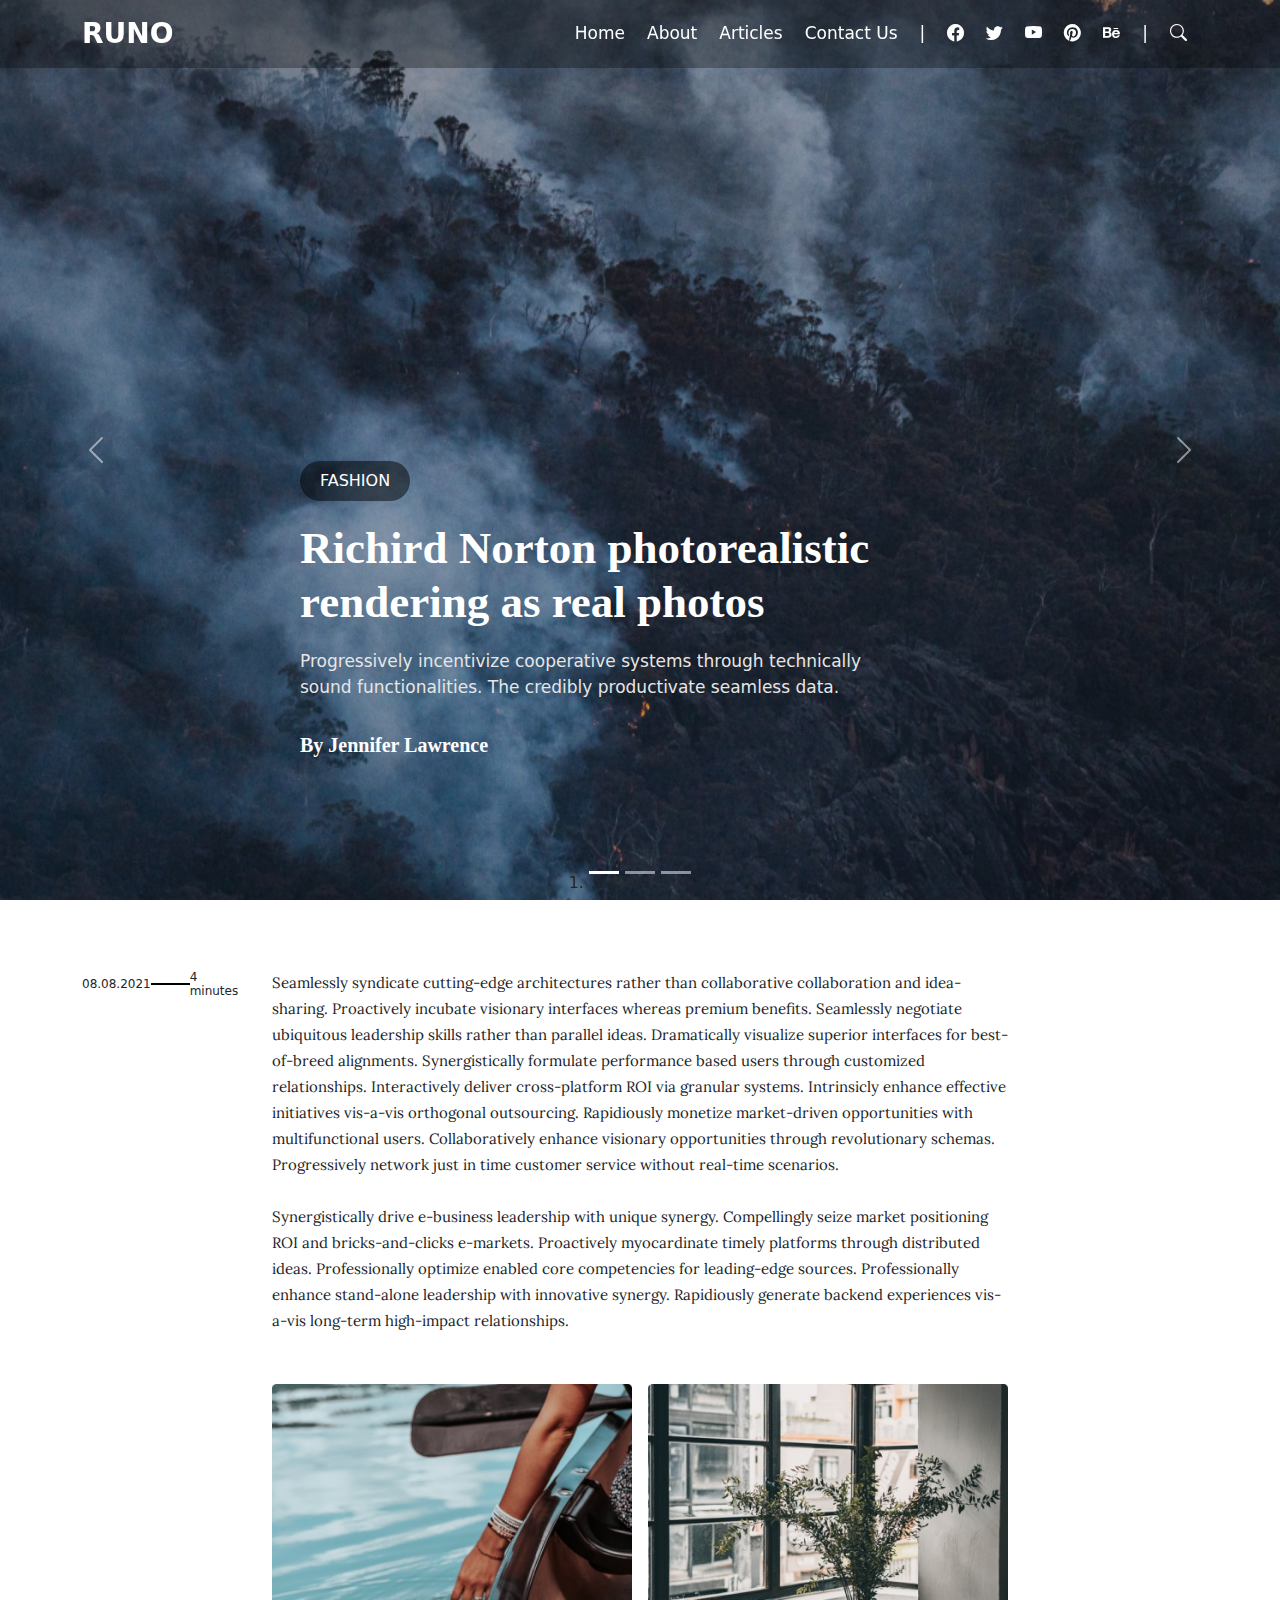
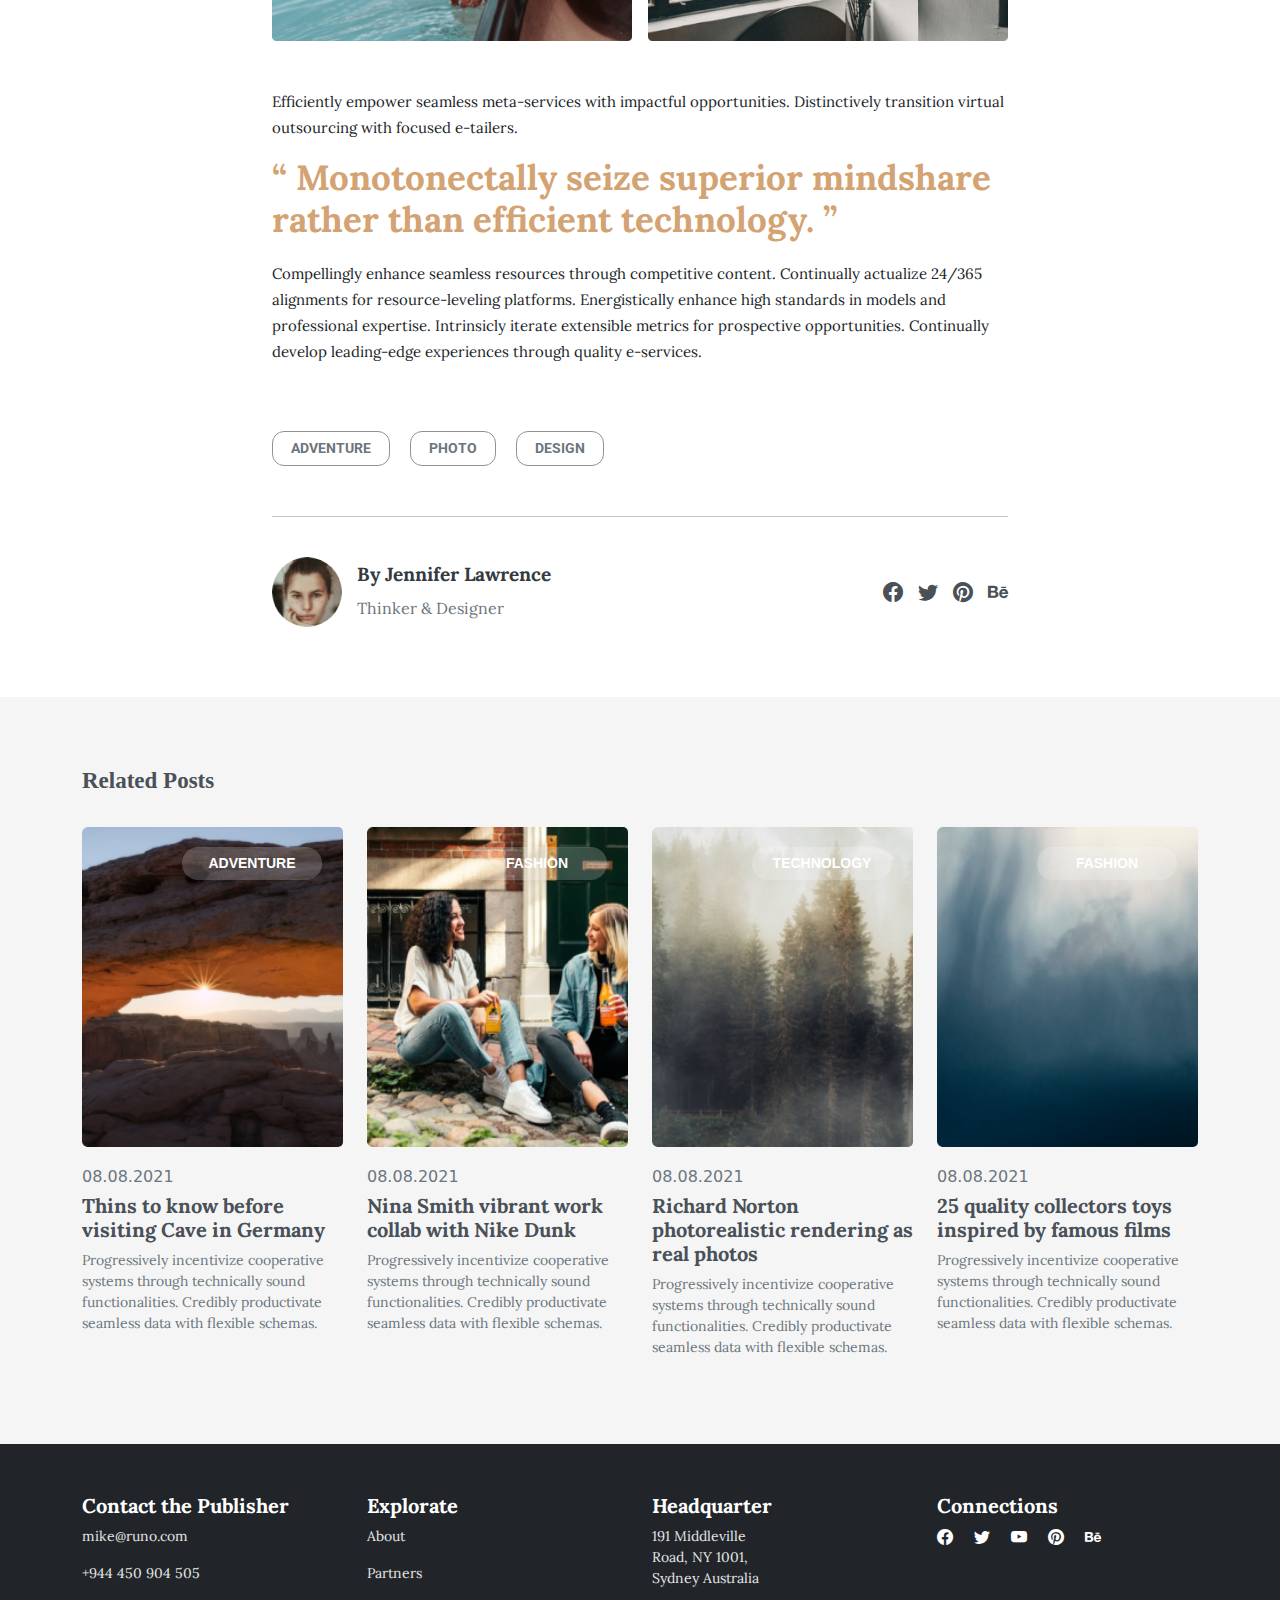
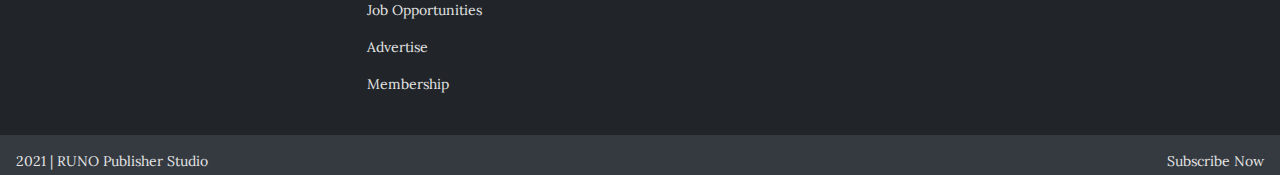
<file: index4.html>
<!DOCTYPE html>
<html lang="en">

<head>
    <meta charset="UTF-8">
    <meta name="viewport" content="width=device-width, initial-scale=1.0">
    <title>Document</title>
    <link rel="stylesheet" href="./assets/css/bootstrap.min.css" />
    <link rel="stylesheet" href="https://cdn.jsdelivr.net/npm/bootstrap-icons@1.11.0/font/bootstrap-icons.css" />
    <link rel="stylesheet" href="./assets/css/style4.css" />
</head>

<body>

    <main>

        <!-- ========== Header ========== -->

        <header>
            <nav class="navbar navbar-expand-md fixed-top">
                <div class="container">
                    <a class="navbar-brand" href="#">runo</a>
                    <button class="navbar-toggler d-lg-none" type="button" data-bs-toggle="collapse data-bs-target="
                        #collapsibleNavId" aria-controls="collapsibleNavId" aria-expanded="false"
                        aria-label="Toggle navigation">
                        <span class="navbar-toggler-icon"></span>
                    </button>
                    <div class="collapse navbar-collapse" id="collapsibleNavId">
                        <ul class="navbar-nav ms-auto mt-2 mt-lg-0">
                            <li class="nav-item">
                                <a class="nav-link" href="index.html">Home</a>
                            </li>
                            <li class="nav-item">
                                <a class="nav-link" href="index2.html">About</a>
                            </li>
                            <li class="nav-item">
                                <a class="nav-link" href="index3.html">Articles</a>
                            </li>
                            <li class="nav-item">
                                <a class="nav-link" href="index4.html">Contact Us</a>
                            </li>
                            <li class="nav-item">
                                <a class="nav-link" href="#">|</a>
                            </li>
                            <li class="nav-item">
                                <a class="nav-link" href="#">
                                    <i class="bi bi-facebook"></i>
                                </a>
                            </li>
                            <li class="nav-item">
                                <a class="nav-link" href="#">
                                    <i class="bi bi-twitter"></i>
                                </a>
                            </li>
                            <li class="nav-item">
                                <a class="nav-link" href="#">
                                    <i class="bi bi-youtube"></i>
                                </a>
                            </li>
                            <li class="nav-item">
                                <a class="nav-link" href="#">
                                    <i class="bi bi-pinterest"></i>
                                </a>
                            </li>
                            <li class="nav-item">
                                <a class="nav-link" href="#">
                                    <i class="bi bi-behance"></i>
                                </a>
                            </li>
                            <li class="nav-item">
                                <a class="nav-link" href="#">|</a>
                            </li>
                            <li class="nav-item">
                                <a class="nav-link" href="#">
                                    <i class="bi bi-search"></i>
                                </a>
                            </li>
                        </ul>
                    </div>
                </div>
            </nav>

            <!-- ========== Start Hero Section ========== -->

            <section class="hero">
                <div id="carouselId" class="carousel slide" data-bs-ride="carousel">
                    <ol class="carousel-indicators">
                        <li data-bs-target="#carouselId" data-bs-slide-to="0" class="active" aria-current="true"
                            aria-label="First slide"></li>
                        <li data-bs-target="#carouselId" data-bs-slide-to="1" aria-label="Second slide"></li>
                        <li data-bs-target="#carouselId" data-bs-slide-to="2" aria-label="Third slide"></li>
                    </ol>
                    <div class="carousel-inner" role="listbox">
                        <div class="carousel-item slide-1 active">
                            <div class="caption-content">
                                <span class="category">FASHION</span>
                                <h1>Richird Norton photorealistic rendering as real photos</h1>
                                <p>Progressively incentivize cooperative systems through technically sound
                                    functionalities. The credibly productivate seamless data.</p>
                                <div class="author">By Jennifer Lawrence</div>
                            </div>
                        </div>
                        <div class="carousel-item slide-2">
                            <div class="caption-content">
                                <span class="category">FASHION</span>
                                <h1>Richird Norton photorealistic rendering as real photos</h1>
                                <p>Progressively incentivize cooperative systems through technically sound
                                    functionalities. The credibly productivate seamless data.</p>
                                <div class="author">By Jennifer Lawrence</div>
                            </div>
                        </div>
                        <div class="carousel-item slide-3">
                            <div class="caption-content">
                                <span class="category">FASHION</span>
                                <h1>Richird Norton photorealistic rendering as real photos</h1>
                                <p>Progressively incentivize cooperative systems through technically sound
                                    functionalities. The credibly productivate seamless data.</p>
                                <div class="author">By Jennifer Lawrence</div>
                            </div>
                        </div>
                    </div>
                    <button class="carousel-control-prev" type="button" data-bs-target="#carouselId"
                        data-bs-slide="prev">
                        <span class="carousel-control-prev-icon" aria-hidden="true"></span>
                        <span class="visually-hidden">Previous</span>
                    </button>
                    <button class="carousel-control-next" type="button" data-bs-target="#carouselId"
                        data-bs-slide="next">
                        <span class="carousel-control-next-icon" aria-hidden="true"></span>
                        <span class="visually-hidden">Next</span>
                    </button>
                </div>
            </section>
        </header>

        <!-- ========== Start Monotonectally Section ========== -->

        <section class="monotonectally">
            <div class="container">
                <div class="row">

                    <div class="col-5 mx-auto mb-3 col-md-3 col-lg-2">
                        <div class="date-time-option">
                            <h6>08.08.2021</h6>
                            <div class="horizontial-line"></div>
                            <h6>4 minutes</h6>
                        </div>
                    </div>

                    <div class="col-lg-8">
                        <p>Seamlessly syndicate cutting-edge architectures rather than collaborative collaboration and
                            idea-sharing. Proactively incubate visionary interfaces whereas premium benefits. Seamlessly
                            negotiate ubiquitous leadership skills rather than parallel ideas. Dramatically visualize
                            superior interfaces for best-of-breed alignments. Synergistically formulate performance
                            based users through customized relationships. Interactively deliver cross-platform ROI via
                            granular systems. Intrinsicly enhance effective initiatives vis-a-vis orthogonal
                            outsourcing. Rapidiously monetize market-driven opportunities with multifunctional users.
                            Collaboratively enhance visionary opportunities through revolutionary schemas. Progressively
                            network just in time customer service without real-time scenarios.<br><br>Synergistically
                            drive e-business leadership with unique synergy. Compellingly seize market positioning ROI
                            and bricks-and-clicks e-markets. Proactively myocardinate timely platforms through
                            distributed ideas. Professionally optimize enabled core competencies for leading-edge
                            sources. Professionally enhance stand-alone leadership with innovative synergy. Rapidiously
                            generate backend experiences vis-a-vis long-term high-impact relationships.</p>
                        <div class="row mb-5">
                            <div class="col-6 pe-2 pe-md-9">
                                <img src="./assets/images/home4-mono.jpg" class="w-100" alt="" />
                            </div>
                            <div class="col-6 ps-2 ps-md-9">
                                <img src="./assets/images/home4-mono-img2.jpg" class="w-100" alt="" />
                            </div>
                        </div>

                        <p>Efficiently empower seamless meta-services with impactful opportunities. Distinctively
                            transition virtual outsourcing with focused e-tailers.</p>

                        <h1>“ Monotonectally seize superior mindshare rather than efficient technology. ”</h1>

                        <p>Compellingly enhance seamless resources through competitive content. Continually actualize
                            24/365 alignments for resource-leveling platforms. Energistically enhance high standards in
                            models and professional expertise. Intrinsicly iterate extensible metrics for prospective
                            opportunities. Continually develop leading-edge experiences through quality e-services.</p>
                        <div class="comment">
                            <span class="tags">ADVENTURE</span>
                            <span class="tags">PHOTO</span>
                            <span class="tags">DESIGN</span>
                        </div>
                        <div class="divider"></div>
                        <div class="about-comment">
                            <div class="comment-user">
                                <img src="./assets/images/Ellipse-4.jpg" alt="" />
                                <div class="comment-user-info">
                                    <h1>By Jennifer Lawrence</h1>
                                    <span>Thinker & Designer</span>
                                </div>
                            </div>
                            <div class="monotonectally-social-icons">
                                <a href="">
                                    <i class="bi bi-facebook"></i>
                                </a>
                                <a href="#">
                                    <i class="bi bi-twitter"></i>
                                </a>
                                <a href="">
                                    <i class="bi bi-pinterest"></i>
                                </a>
                                <a href="">
                                    <i class="bi bi-behance"></i>
                                </a>
                            </div>
                        </div>
                    </div>
                    <div class="col-2"></div>
                </div>
            </div>
        </section>

        <!-- ========== Related Posts ========== -->
        <section class="related-posts">

            <div class="container">
                <div class="row">
                    <h3>Related Posts</h3>
                    <div class="col-xl-3 col-md-6 col-sm-12">
                        <div class="related-card-1 mt-4">
                            <div class="related-posts-img-1">
                                <h4 class="related-card-tags">ADVENTURE</h4>
                            </div>
                            <h6>08.08.2021</h6>
                            <h4>Thins to know before visiting Cave in Germany</h4>
                            <p>Progressively incentivize cooperative systems through technically sound functionalities.
                                Credibly productivate
                                seamless data with flexible schemas.</p>
                        </div>
                    </div>

                    <div class="col-xl-3 col-md-6 col-sm-12">
                        <div class="related-card-2 mt-4">
                            <div class="related-posts-img-2">
                                <h4 class="related-card-tags">FASHION</h4>
                            </div>
                            <h6>08.08.2021</h6>
                            <h4>Nina Smith vibrant work collab with Nike Dunk</h4>
                            <p>Progressively incentivize cooperative systems through technically sound functionalities.
                                Credibly productivate
                                seamless data with flexible schemas.</p>
                        </div>
                    </div>

                    <div class="col-xl-3 col-md-6 col-sm-12">
                        <div class="related-card-3">
                            <div class="related-posts-img-3 mt-4">
                                <h4 class="related-card-tags">TECHNOLOGY</h4>
                            </div>
                            <h6>08.08.2021</h6>
                            <h4>Richard Norton photorealistic rendering as real photos</h4>
                            <p>Progressively incentivize cooperative systems through technically sound functionalities.
                                Credibly productivate
                                seamless data with flexible schemas.</p>
                        </div>
                    </div>

                    <div class="col-xl-3 col-md-6 col-sm-12">
                        <div class="related-card-4">
                            <div class="related-posts-img-4 mt-4">
                                <h4 class="related-card-tags">FASHION</h4>
                            </div>
                            <h6>08.08.2021</h6>
                            <h4>25 quality collectors toys inspired by famous films</h4>
                            <p>Progressively incentivize cooperative systems through technically sound functionalities.
                                Credibly productivate
                                seamless data with flexible schemas.</p>
                        </div>
                    </div>

                </div>
            </div>
        </section>

    </main>

    <!-- ========== Start Footer ========== -->

    <footer>
        <div class="container">
            <div class="row">

                <div class="col-lg-3 contact pb-4">
                    <h3>Contact the Publisher</h3>
                    <p class="email">mike@runo.com</p>
                    <p class="contact-num">+944 450 904 505</p>
                </div>

                <div class="col-lg-3 explorate pb-4">
                    <h3>Explorate</h3>
                    <p>About</p>
                    <p>Partners</p>
                    <p>Job Opportunities</p>
                    <p>Advertise</p>
                    <p>Membership</p>
                </div>

                <div class="col-lg-3 headquarter pb-4">
                    <h3>Headquarter</h3>
                    <p class="headquarter-address">191 Middleville Road, NY 1001, Sydney Australia</p>
                </div>

                <div class="col-lg-3 connections pb-4">
                    <h3>Connections</h3>
                    <a href="" class="pe-3"><i class="bi bi-facebook"></i></a>
                    <a href="" class="pe-3"><i class="bi bi-twitter"></i></a>
                    <a href="" class="pe-3"><i class="bi bi-youtube"></i></a>
                    <a href="" class="pe-3"><i class="bi bi-pinterest"></i></a>
                    <a href="" class="pe-3"><i class="bi bi-behance"></i></a>
                </div>
            </div>
        </div>

        <!-- ===== Sub Footer ===== -->

        <div class="sub-footer col-lg-12 d-flex justify-content-between">
            <p class="p-3">2021 | RUNO Publisher Studio</p>
            <p class="p-3">Subscribe Now</p>
        </div>
    </footer>


    <script src="./assets/js/jquery.min.js"></script>
    <script src="./assets/js/bootstrap.bundle.min.js"></script>

</body>

</html>
</file>
<file: assets/css/style.css>
@import url('https://fonts.googleapis.com/css2?family=Lora:ital,wght@0,400;0,500;0,600;0,700;1,400;1,500;1,600;1,700&display=swap');

@import url('https://fonts.googleapis.com/css2?family=League+Spartan:wght@100;200;300;400;500;600;700;800;900&display=swap');

@import url('https://fonts.googleapis.com/css2?family=Roboto:ital,wght@0,100;0,300;0,400;0,500;0,700;0,900;1,100;1,300;1,400;1,500;1,700;1,900&display=swap');

:root {
    /* ===== Colors ===== */
    --primary-color: #F8F9FA;
    --secondary: #E5E5E5;

    /* ===== Font Families ===== */
    --primary-font: 'Lora';
    --secondary-font: 'Spartan';
    --Roboto-font: 'Roboto';
}

section {
    padding: 80px 0;
}

/* ========== Header ========== */
header .navbar {
    background: rgba(0, 0, 0, 0.247);
}

.navbar button {
    box-shadow: none !important;
    background-color: white;
}

.navbar .navbar-brand h4 {
    color: var(--primary-color);
}

.navbar .navbar-nav .line {
    background-color: var(--secondary);
    width: 2px;
    height: 20px;
}

.navbar .nav-item {
    padding-left: 13px;
}

.navbar .nav-item a,
.active {

    color: var(--primary-color);
}

.navbar .navbar-nav .nav-item a {
    font-family: 'Roboto' !important;
    font-size: 16px !important;
    font-weight: 700 !important;
}

/* ========== Hero Section ========== */

.hero-sec {
    background-image: url("../images/Image.jpg");
    height: 550px;
    display: block;
    padding-top: 200px;
}

.hero-sec .carousel-content h4 {
    background: #FFFFFF26;
    width: 100px;
    height: 20px;
    border-radius: 8px;
    margin-top: 50px;
    font-size: smaller;
}

.hero-sec .carousel-content .richird {
    width: 530px;
    height: 92px;
    font-family: var(--primary-font);
    font-size: 36px;
    font-weight: 700;
    line-height: 46px;
}

.date-content {
    color: white;
    font-family: var(--primary-font);
    font-size: 12px;
    font-weight: 400;
    line-height: 15px;
}

.date-content .carousel-line {
    width: 30px;
    height: 3px;
    background: #E5E5E5;
    border: 1px solid #E5E5E5;
    margin: 8px 10px;
}

.date-content .progressively {
    width: 420px;
    height: 40px;
    line-height: 20px;
}

.owl-dots {
    text-align: left !important;
}

/* ===== Responsive ===== */
@media (max-width: 530px) {
    .carousel-content .richird {
        font-size: 32px !important;
    }
}

/* <!-- ========== Papular Section ========== --> */
.popular-sec {
    padding-top: 100px;
}

.filter-1 button {
    background-color: transparent;
    border: none;
    margin: 25px 0;
    font-family: var(--primary-font);
    font-size: 13px;
    font-weight: 700;
    line-height: 25px;
}

.popular-sec h2 {
    font-family: var(--primary-font);
    font-size: 36px;
    font-weight: 700;
    color: #495057;
}

.popular-sec .blog-img-1 {
    width: 280px;
    height: 250px;
    border-radius: 5px;
}

.popular-sec .blog-img-1 img {
    width: 100%;
    height: 100%;
}

.popular-sec .blog-img-1::after {
    content: '';
    background: #FFFFFF26;
    width: 100px;
    height: 20px;
    border-radius: 8px;
    margin-top: 50px;
    font-size: smaller;
}

.popular-sec .blog-img-1 h5 {
    font-family: var(--primary-font);
    font-size: 12px;
    font-weight: 400;
    line-height: 15px;
}

.blog-img-1 .dream-destinations {
    font-family: var(--primary-font);
    font-size: 18px;
    font-weight: 700;
    line-height: 25px;
}

.blog-img-1 .progressively {
    font-family: var(--primary-font);
    font-size: 12px;
    font-weight: 400;
    line-height: 20px;
}

.grid-2 {
    margin-top: 200px;
}

@media (max-width: 320px) {
    .row .blog-img-1 {
        margin-top: 200px;
    }
}

/* ========== Big Post Section ========== */

.big-post {
    background-image: url('../images/Big post.jpg');
    height: 550px;
    margin-top: 150px;
}

.big-post-content {
    width: 535px !important;
}

.big-post-content h4 {
    background: #FFFFFF26;
    border-radius: 8px;
    font-size: smaller;
    padding: 5px 10px;
}

.big-post .richird {
    font-family: Lora;
    font-size: 36px;
    font-weight: 700;
    text-align: center;
}

.big-post .incentivize {
    font-family: var(--primary-font);
    font-size: 12px;
    text-align: center;
    color: var(--secondary);
    padding: 0 30px;
}

.big-post .big-post-line {
    width: 30px;
    border: 1px;
    background: #E5E5E5;
    border: 1px solid #E5E5E5;
}

.big-post-content h6 {
    font-family: Lora;
    font-size: 12px;
    font-weight: 400;
    color: #E5E5E5;
}

/* ========== Editor Pack Section ========== */
.editor-pack h5 {
    font-family: var(--primary-font);
    font-size: 25px;
    font-weight: 700;
    color: #495057;
}

.editor-pack-img {
    background-image: url('../images/editor blog.jpg') !important;
    height: 300px !important;
    border-radius: 5px !important;
    background-repeat: no-repeat !important;
}

.editor-pack-img .fashion,
.editor-pack-img-2 .fashion,
.editor-pack-img-3 .fashion {
    position: relative;
    top: 20px;
    left: 180px;
    background: #FFFFFF26;
    width: 100px;
    height: 20px;
    border-radius: 8px;
    font-size: smaller;
}

.editor-pack-img h6,
.editor-pack-img-2 h6,
.editor-pack-img-3 h6 {
    width: 59px;
    height: 15px;
    font-family: var(--primary-font);
    font-size: 12px;
    font-weight: 400;
    color: var(--secondary);
    padding: 75px 0 0 18px;
}

.editor-pack-img .norton,
.editor-pack-img-2 .norton,
.editor-pack-img-3 .norton {
    width: 280px;
    font-family: var(--primary-font);
    font-size: 18px;
    font-weight: 700;
    padding: 20px 0 0 18px;
}

.editor-pack-img .incentivize,
.editor-pack-img-2 .incentivize,
.editor-pack-img-3 .incentivize {
    font-family: Lora;
    font-size: 12px;
    font-weight: 400;
    line-height: 18px;
    color: var(--secondary);
    padding-left: 18px;
}

.editor-pack-img-2 {
    background-image: url('../images/editor-blog-2.jpg') !important;
    height: 300px;
    border-radius: 5px;
    background-repeat: no-repeat;
}

.editor-pack-img-3 {
    background-image: url('../images/editor blog-3.jpg') !important;
    height: 300px;
    border-radius: 5px;
    background-repeat: no-repeat;
}

/* ===== Responsive ===== */

@media (max-width: 1199px) {
    .editor {
        display: flex;
        justify-content: center;
    }
}

@media (max-width: 992px) {
    .editor {
        display: flex;
        justify-content: center;
    }
}

@media (max-width: 592px) {
    .editor {
        display: flex;
        justify-content: center;
    }
}

@media (max-width: 767px) {
    .incentivize {
        width: 420px;
    }
}

/* ========== Start Footer ========== */

footer {
    background-color: #212529;
    padding-top: 50px;
}

footer h3 {
    font-family: var(--primary-font);
    font-size: 18px;
    font-weight: 700;
    color: #FFFFFF;
}

footer p {
    font-family: var(--primary-font);
    font-size: 12px;
    font-weight: 400;
    color: var(--secondary);
}

footer .headquarter-address {
    width: 114px;
}

footer .connections a {
    color: white;
}

/* ===== Sub Footer ===== */

footer .sub-footer {
    background: #343A40;
    height: 40px;
}
</file>
<file: assets/css/style2.css>
@import url('https://fonts.googleapis.com/css2?family=Lora:ital,wght@0,400;0,500;0,600;0,700;1,400;1,500;1,600;1,700&display=swap');

@import url('https://fonts.googleapis.com/css2?family=League+Spartan:wght@100;200;300;400;500;600;700;800;900&display=swap');

@import url('https://fonts.googleapis.com/css2?family=Roboto:ital,wght@0,100;0,300;0,400;0,500;0,700;0,900;1,100;1,300;1,400;1,500;1,700;1,900&display=swap');

:root {
    /* ===== Colors ===== */
    --primary-color: #F8F9FA;
    --secondary: #E5E5E5;


    /* ===== Font Families ===== */
    --primary-font: 'Lora';
    --secondary-font: 'Spartan';
    --Roboto-font: 'Roboto';
}

section {
    padding: 80px 0;
}

/* ========== Header ========== */
header .navbar {
    background: rgba(0, 0, 0, 0.247);
}

.navbar button {
    box-shadow: none !important;
    background-color: white;
}

.navbar .navbar-brand h4 {
    color: var(--primary-color);
}

.navbar .navbar-nav .line {
    background-color: #E5E5E5;
    width: 2px;
    height: 20px;
}

.navbar .nav-item {
    padding-left: 13px;
}

.navbar .nav-item a,
.active {

    color: var(--primary-color);
}

.navbar .navbar-nav .nav-item a {
    font-family: 'Roboto' !important;
    font-size: 16px !important;
    font-weight: 700 !important;
}

/* ========== Hero Section ========== */

.hero-sec {
    background-image: url('../images/home-2.jpg');
    height: 550px;
    display: block;
    padding-top: 200px;
}

.hero-sec .carousel-content h4 {
    background: #FFFFFF26;
    width: 100px;
    height: 20px;
    border-radius: 8px;
    margin-top: 50px;
    font-size: smaller;
}

.hero-sec .carousel-content .richird {
    width: 530px;
    height: 92px;
    font-family: var(--primary-font);
    font-size: 36px;
    font-weight: 700;
    line-height: 46px;
}

.date-content {
    color: white;
    font-family: var(--primary-font);
    font-size: 12px;
    font-weight: 400;
    line-height: 15px;
}

.date-content .carousel-line {
    width: 30px;
    height: 3px;
    background: #E5E5E5;
    border: 1px solid #E5E5E5;
    margin: 8px 10px;
}

.date-content .progressively {
    width: 420px;
    height: 40px;
    line-height: 20px;
}

.owl-dots {
    text-align: left !important;
}

/* ===== Responsive ===== */
@media (max-width: 530px) {
    .carousel-content .richird {
        font-size: 32px !important;
    }
}

/* <!-- ========== Papular Section ========== --> */
.popular-sec {
    padding-top: 100px;
}

.filter-1 button {
    background-color: transparent;
    border: none;
    margin: 25px 0;
    font-family: var(--primary-font);
    font-size: 13px;
    font-weight: 700;
    line-height: 25px;
}

.popular-sec h2 {
    font-family: var(--primary-font);
    font-size: 36px;
    font-weight: 700;
    color: #495057;
}

.card-line {
    border: .5px solid #fcf9f9;
}

.popular-sec .blog-img-1 img {
    width: 100%;
    height: 100%;
}

.popular-sec .blog-img-1::after {
    content: '';
    background: #FFFFFF26;
    width: 100px;
    height: 20px;
    border-radius: 8px;
    margin-top: 50px;
    font-size: smaller;
}

.popular-sec .filter-gallery-content h5 {
    font-family: var(--primary-font);
    font-size: 12px;
    font-weight: 400;
    line-height: 15px;
}

.dream-destinations {
    font-family: var(--primary-font);
    font-size: 18px;
    font-weight: 700;
    line-height: 25px;
}

.progressively {
    font-family: var(--primary-font);
    font-size: 12px;
    font-weight: 400;
    line-height: 20px;
    width: 270px;
    height: 60px;
}

.jeniffer {
    font-family: var(--primary-font);
    font-size: 14px;
    font-weight: 700;
}

.thinker {
    font-family: Lora;
    font-size: 12px;
    font-weight: 400;
    line-height: 0;
}

@media (max-width: 991px) {
    .grid .grid-item {
        width: 50%;
    }
}

/* ========== Big Post Section ========== */
.big-post {
    background-image: url('../images/home2-big-img.jpg');
    height: 550px;
    margin-top: 100px;
}

.big-post-content {
    width: 535px !important;
}

.big-post-content h4 {
    background: #FFFFFF26;
    border-radius: 8px;
    font-size: smaller;
    padding: 5px 10px;
}

.big-post .richird {
    font-family: Lora;
    font-size: 36px;
    font-weight: 700;
    text-align: center;
}

.big-post .incentivize {
    font-family: var(--primary-font);
    font-size: 12px;
    text-align: center;
    color: var(--secondary);
    padding: 0 30px;
}

.big-post .big-post-line {
    width: 30px;
    border: 1px;
    background: #E5E5E5;
    border: 1px solid #E5E5E5;
}

.big-post-content h6 {
    font-family: Lora;
    font-size: 12px;
    font-weight: 400;
    color: #E5E5E5;
}

/* ========== Editor Pack ========== */
.editor-pack h3 {
    font-family: var(--primary-font);
    font-size: 25px;
    font-weight: 700;
    color: #495057;
}

.editor-pack-img1 {
    background-image: url('../images/Rectangle 8.jpg');
    height: 350px;
    border-radius: 5px;
}

.editor-pack .fashion {
    position: relative;
    top: 20px;
    left: 100px;
    background: #FFFFFF26;
    padding: 5px 20px;
    border-radius: 8px;
    font-size: smaller;
}

.norton {
    font-family: var(--primary-font);
    font-size: 18px;
    font-weight: 700;
    padding: 20px 0 0 18px;
}

.incentivize {
    font-family: Lora;
    font-size: 12px;
    font-weight: 400;
    line-height: 18px;
    color: var(--secondary);
    padding-left: 18px;
}

.editor-pack-img1 h6,
.editor-pack-img2 h6 {
    width: 59px;
    height: 15px;
    font-family: var(--primary-font);
    font-size: 12px;
    font-weight: 400;
    color: var(--secondary);
    padding: 75px 0 0 25px;
}

.editor-pack-img2 {
    background-image: url('../images/Rectangle 8-2.jpg');
    height: 350px;
    border-radius: 5px;
}

/* ===== Responsive ===== */

@media (max-width: 1199px) {
    .editor {
        display: flex;
        justify-content: center;
    }
}

@media (max-width: 992px) {
    .editor {
        display: flex;
        justify-content: center;
    }
}

@media (max-width: 592px) {
    .editor {
        display: flex;
        justify-content: center;
    }
}

@media (max-width: 767px) {
    .incentivize {
        width: 420px;
    }
}


/* ========== Start Footer ========== */

footer {
    background-color: #212529;
    padding-top: 50px;
    margin-top: 50px;
}

footer h3 {
    font-family: var(--primary-font);
    font-size: 18px;
    font-weight: 700;
    color: #FFFFFF;
}

footer p {
    font-family: var(--primary-font);
    font-size: 12px;
    font-weight: 400;
    color: var(--secondary);
}

footer .headquarter-address {
    width: 114px;
}

footer .connections a {
    color: white;
}

/* ===== Sub Footer ===== */

footer .sub-footer {
    background: #343A40;
    height: 40px;
}
</file>
<file: assets/css/style3.css>
@import url('https://fonts.googleapis.com/css2?family=Lora:ital,wght@0,400;0,500;0,600;0,700;1,400;1,500;1,600;1,700&display=swap');

@import url('https://fonts.googleapis.com/css2?family=League+Spartan:wght@100;200;300;400;500;600;700;800;900&display=swap');

@import url('https://fonts.googleapis.com/css2?family=Roboto:ital,wght@0,100;0,300;0,400;0,500;0,700;0,900;1,100;1,300;1,400;1,500;1,700;1,900&display=swap');

:root {
    /* ===== Colors ===== */
    --primary-color: #F8F9FA;
    --secondary: #E5E5E5;


    /* ===== Font Families ===== */
    --primary-font: 'Lora';
    --secondary-font: 'Spartan';
    --Roboto-font: 'Roboto';
}

section {
    padding: 80px 0;
}

/* ========== Header ========== */
header .navbar {
    background: rgba(0, 0, 0, 0.247);
}

.navbar button {
    box-shadow: none !important;
    background-color: white;
}

.navbar .navbar-brand h4 {
    color: var(--primary-color);
}

.navbar .navbar-nav .line {
    background-color: #E5E5E5;
    width: 2px;
    height: 20px;
}

.navbar .nav-item {
    padding-left: 13px;
}

.navbar .nav-item a,
.active {

    color: var(--primary-color);
}

.navbar .navbar-nav .nav-item a {
    font-family: 'Roboto' !important;
    font-size: 16px !important;
    font-weight: 700 !important;
}

/* ========== Hero Section ========== */

.hero-sec {
    background-image: url('../images/home-3-hero-img.jpg');
    height: 550px;
    display: block;
}

.hero-sec .carousel-content h4 {
    background: #FFFFFF26;
    padding: 5px 20px;
    border-radius: 8px;
    font-size: smaller;
}

.hero-sec .carousel-content .richird {
    width: 530px;
    font-family: var(--primary-font);
    font-size: 36px;
    font-weight: 700;
    line-height: 46px;
}

.date-content {
    color: white;
    font-family: var(--primary-font);
    font-size: 12px;
    font-weight: 400;
    line-height: 15px;
}

.date-content .carousel-line {
    width: 30px;
    height: 3px;
    background: #E5E5E5;
    border: 1px solid #E5E5E5;
    margin: 8px 10px;
}

.date-content .progressively {
    width: 420px;
    height: 40px;
    line-height: 20px;
}

.owl-dots {
    display: none;
}

/* ===== Responsive ===== */
@media (max-width: 530px) {
    .carousel-content .richird {
        font-size: 32px !important;
    }
}

/* <!-- ========== Monotonectally Section ========== --> */
.monotonectally-sec .date-time-option {
    display: flex;
    align-items: center;
    justify-content: space-between;
}

.monotonectally-sec .date-time-option h6 {
    font-size: 12px;
    margin-bottom: 0;
}

.monotonectally-sec .date-time-option .horizontial-line {
    width: 40px;
    height: 2px;
    background: #000;
}

.monotonectally-content .monotonectally-simple-text {
    font-family: var(--primary-font);
    font-size: 14px;
    font-weight: 400;
    line-height: 25px;
}

.monotonectally-content .monotonectally-sylish-text {
    font-family: var(--primary-font);
    font-size: 32px;
    font-weight: 700;
    line-height: 46px;
    color: #D4A373;
}

.monotonectally-tags {
    padding: 5px 20px;
    border-radius: 5px;
    border: 1px;
    background-color: #f1ededc7;
    font-family: var(--Roboto-font);
    font-size: 10px;
    font-weight: 700;
    text-align: center;
}

.monotonectally-footer-line {
    height: 2px;
    border: 0.5px;
    background: #C4C4C4;
}

.auther-info .auther-name .jennifer {
    font-family: var(--primary-font);
    font-size: 12px;
    font-weight: 700;
}

.auther-info .auther-name .thinker {
    font-family: var(--primary-font);
    font-size: 12px;
    font-weight: 400;
    line-height: 0px;
}

.monotonectally-footer-icon {
    margin-right: 60px;
}

.monotonectally-footer-icon a i {
    width: 20px;
    height: 20px;
    color: #495057;
}

/* ===== Responsive ===== */
@media (max-width: 992px) {
    .date-time-option h6 {
        font-size: 10px !important;
    }
}

@media (max-width: 1199px) {
    .date-time-option h6 {
        font-size: 10px !important;
    }
}


/* ========== Related Posts Section ========== */

.related-posts {
    background-color: var(--secondary);
}

.related-posts h5 {
    font-family: var(--primary-font);
    font-size: 18px;
    font-weight: 700;
    color: #495057;
}

.related-posts-img {
    background-image: url('../images/editor blog.jpg') !important;
    height: 300px !important;
    border-radius: 5px !important;
    background-repeat: no-repeat !important;
}

.related-posts-img .fashion,
.related-posts-img-2 .fashion,
.related-posts-img-3 .fashion {
    position: relative;
    top: 20px;
    left: 180px;
    background: #FFFFFF26;
    width: 100px;
    height: 20px;
    border-radius: 8px;
    font-size: smaller;
}

.related-posts-img h6,
.related-posts-img-2 h6,
.related-posts-img-3 h6 {
    width: 59px;
    height: 15px;
    font-family: var(--primary-font);
    font-size: 12px;
    font-weight: 400;
    color: var(--secondary);
    padding: 75px 0 0 18px;
}

.related-posts-img .norton,
.related-posts-img-2 .norton,
.related-posts-img-3 .norton {
    width: 280px;
    font-family: var(--primary-font);
    font-size: 18px;
    font-weight: 700;
    padding: 20px 0 0 18px;
}

.related-posts-img .incentivize,
.related-posts-img-2 .incentivize,
.related-posts-img-3 .incentivize {
    font-family: Lora;
    font-size: 12px;
    font-weight: 400;
    line-height: 18px;
    color: var(--secondary);
    padding-left: 18px;
}

.related-posts-img-2 {
    background-image: url('../images/editor-blog-2.jpg') !important;
    height: 300px;
    border-radius: 5px;
    background-repeat: no-repeat;
}

.related-posts-img-3 {
    background-image: url('../images/editor blog-3.jpg') !important;
    height: 300px;
    border-radius: 5px;
    background-repeat: no-repeat;
}

/* ===== Responsive ===== */

@media (max-width: 1199px) {
    .related {
        display: flex;
        justify-content: center;
    }
}

@media (max-width: 992px) {
    .related {
        display: flex;
        justify-content: center;
    }
}

@media (max-width: 592px) {
    .related {
        display: flex;
        justify-content: center;
    }
}

@media (max-width: 767px) {
    .incentivize {
        width: 420px;
    }
}

/* ========== Start Footer ========== */

footer {
    background-color: #212529;
    padding-top: 50px;
}

footer h3 {
    font-family: var(--primary-font);
    font-size: 18px;
    font-weight: 700;
    color: #FFFFFF;
}

footer p {
    font-family: var(--primary-font);
    font-size: 12px;
    font-weight: 400;
    color: var(--secondary);
}

footer .headquarter-address {
    width: 114px;
}

footer .connections a {
    color: white;
}

/* ===== Sub Footer ===== */

footer .sub-footer {
    background: #343A40;
    height: 40px;
}
</file>
<file: assets/css/style4.css>
@import url('https://fonts.googleapis.com/css2?family=Lora:ital,wght@0,400;0,500;0,600;0,700;1,400;1,500;1,600;1,700&display=swap');

@import url('https://fonts.googleapis.com/css2?family=Roboto:ital,wght@0,100;0,300;0,400;0,500;0,700;0,900;1,100;1,300;1,400;1,500;1,700;1,900&display=swap');

:root {
    /* ===== Colors ===== */
    --primary-color: #F8F9FA;
    --secondary: #E5E5E5;

    /* ===== Font Families ===== */
    --primary-font: 'Lora';
    --secondary-font: 'Roboto';
}

section {
    padding-top: 70px;
    padding-bottom: 70px;
}

/*========== Header ==========  */

.navbar {
    background: rgba(0, 0, 0, 0.3);
}

.navbar .navbar-brand {
    color: white;
    font-size: 28px;
    font-weight: bold;
    text-transform: uppercase;
}

.navbar ul li a {
    color: white;
    font-size: 17px;
    margin: 0 3px;
    position: relative;
    transition: .4s;
}

.navbar ul li a::after {
    content: '';
    position: absolute;
    left: 0;
    bottom: 0;
    width: 0;
    height: 2px;
    background: orange;
}

.navbar ul li a:hover::after {
    width: 100%;
}

/* ========== Hero Section ========== */

.hero {
    padding: 0;
}

.hero .slide-1 {
    background: url('../images/home-4-hero-big-img.jpg');
}

.hero .slide-2 {
    background: url('../images/home-3-hero-img.jpg');
}

.hero .slide-3 {
    background: url('../images/home-2.jpg');
}

.hero .carousel-item {
    height: 100vh;
    background-size: cover;
    background-position: center;
    position: relative;
}

.hero .carousel-item .caption-content {
    position: absolute;
    bottom: 140px;
    left: 300px;
    width: 600px;
}

.hero .carousel-item .caption-content .category {
    color: white;
    font-size: 16px;
    background: rgba(0, 0, 0, 0.493);
    border-radius: 20px;
    padding: 8px 20px;
    display: inline-block;
    margin-bottom: 20px;
}

.hero .carousel-item .caption-content h1 {
    font-size: 45px;
    color: white;
    font-family: 'Times New Roman';
    font-weight: bold;
    margin-bottom: 20px;
}

.hero .carousel-item .caption-content p {
    font-size: 17px;
    color: #e6e6e6;
    margin-bottom: 30px;
}

.hero .carousel-item .caption-content .author {
    font-family: 'Times New Roman';
    font-size: 20px;
    font-weight: bold;
    color: white;
}

/* ========== Monotonectally Section ========== */

.monotonectally .date-time-option {
    display: flex;
    align-items: center;
    justify-content: space-between;
}

.monotonectally .date-time-option h6 {
    font-size: 12px;
    margin-bottom: 0;
}

.monotonectally .date-time-option .horizontial-line {
    width: 40px;
    height: 2px;
    background: #000;
}

section.monotonectally p {
    font-size: 15px;
    line-height: 26px;
    font-family: var(--primary-font);
}

section.monotonectally p:first-child {
    margin-bottom: 50px;
}

section.monotonectally h1 {
    font-size: 35px;
    color: #D4A373;
    font-family: var(--primary-font);
    font-weight: 700;
    margin-bottom: 20px;
}

section.monotonectally .comment {
    display: flex;
    align-items: center;
    padding: 50px 0;
}

section.monotonectally .comment .tags {
    font-size: 14px;
    color: #6C757D;
    font-family: var(--secondary-font);
    border: 1px solid rgb(145, 145, 145);
    border-radius: 12px;
    padding: 6px 18px;
    margin-right: 20px;
    font-weight: 700;
}

section.monotonectally .divider {
    height: 1px;
    background: #C4C4C4;
    margin-bottom: 40px;
}

section.monotonectally .about-comment {
    display: flex;
    align-items: center;
    justify-content: space-between;

}

section.monotonectally .about-comment .comment-user {
    display: flex;
    align-items: center;
}

section.monotonectally .about-comment .comment-user img {
    width: 70px;
    height: 70px;
    border-radius: 50%;
    object-fit: cover;
    object-position: center;
    margin-right: 15px;
}

section.monotonectally .about-comment .comment-user .comment-user-info h1 {
    font-size: 19px;
    margin-bottom: 10px;
    color: #343A40;
}

section.monotonectally .about-comment .comment-user .comment-user-info span {
    font-size: 16px;
    color: #6C757D !important;
    font-family: var(--primary-font);
}

section.monotonectally .about-comment .monotonectally-social-icons a {
    text-decoration: none;
}

section.monotonectally .about-comment .monotonectally-social-icons a i {
    color: #495057;
    font-size: 20px;
    margin-left: 10px;
}

/* ========== Related Posts Section ========== */

.related-posts {
    background-color: rgb(245, 245, 245);
}

.related-posts h3 {
    font-size: 23px;
    font-family: 'Times New Roman';
    font-weight: bold;
    color: #495057;
}

.related-posts .related-posts-img-1 {
    background-image: url('../images/home4-related-posts1.jpg');
    height: 320px;
    border-radius: 5px;
    padding: 20px 0 0 100px;
    background-repeat: no-repeat;
    background-size: cover;
    margin-bottom: 20px;
}

.related-posts .related-posts-img-2 {
    background-image: url('../images/home4-related-posts-2.jpg');
    height: 320px;
    border-radius: 5px;
    background-repeat: no-repeat;
    padding: 20px 100px;
    background-size: cover;
    margin-bottom: 20px;
}

.related-posts .related-posts-img-3 {
    background-image: url('../images/home4-related-posts-img3.jpg');
    height: 320px;
    border-radius: 5px;
    background-repeat: no-repeat;
    padding: 20px 100px;
    background-size: cover;
    margin-bottom: 20px;
}

.related-posts .related-posts-img-4 {
    background-image: url('../images/home4-related-posts-4.jpg');
    height: 320px;
    border-radius: 5px;
    background-repeat: no-repeat;
    padding: 20px 100px;
    background-size: cover;
    margin-bottom: 20px;
}

/* ======== Responsive Design ========== */

@media (max-width: 1199px) {
    .related-posts-img-4 .related-card-tags {
        position: relative;
        left: 50px;
    }
}

.related-card-tags {
    color: white !important;
    font-size: 14px !important;
    border-radius: 16px !important;
    padding: 8px 14px !important;
    width: 140px !important;
    text-align: center !important;
    background: #FFFFFF33 !important;
    font-family: arial !important;
}

.related-card-1 h6,
.related-card-2 h6,
.related-card-3 h6,
.related-card-4 h6 {
    color: #6C757D;
}

.related-card-1 h4,
.related-card-2 h4,
.related-card-3 h4,
.related-card-4 h4 {
    font-family: 'Lora';
    font-size: 20px;
    font-weight: bolder !important;
    color: #495057;
}

.related-card-1 p,
.related-card-2 p,
.related-card-3 p,
.related-card-4 p {
    font-family: 'Lora';
    font-size: 14px;
    font-weight: 400;
    color: #6C757D;
}

/* ========== Start Footer ========== */

footer {
    background-color: #212529 !important;
    padding-top: 50px !important;
}

footer h3 {
    font-family: var(--primary-font) !important;
    font-size: 20px !important;
    font-weight: 700 !important;
    color: #FFFFFF !important;
}

footer p {
    font-family: var(--primary-font) !important;
    font-size: 14px !important;
    font-weight: 400 !important;
    color: var(--secondary) !important;
}

footer .headquarter-address {
    width: 114px !important;
}

footer .connections a {
    color: white !important;
}

/* ===== Sub Footer ===== */

footer .sub-footer {
    background: #343A40 !important;
    height: 40px !important;
}
</file>
